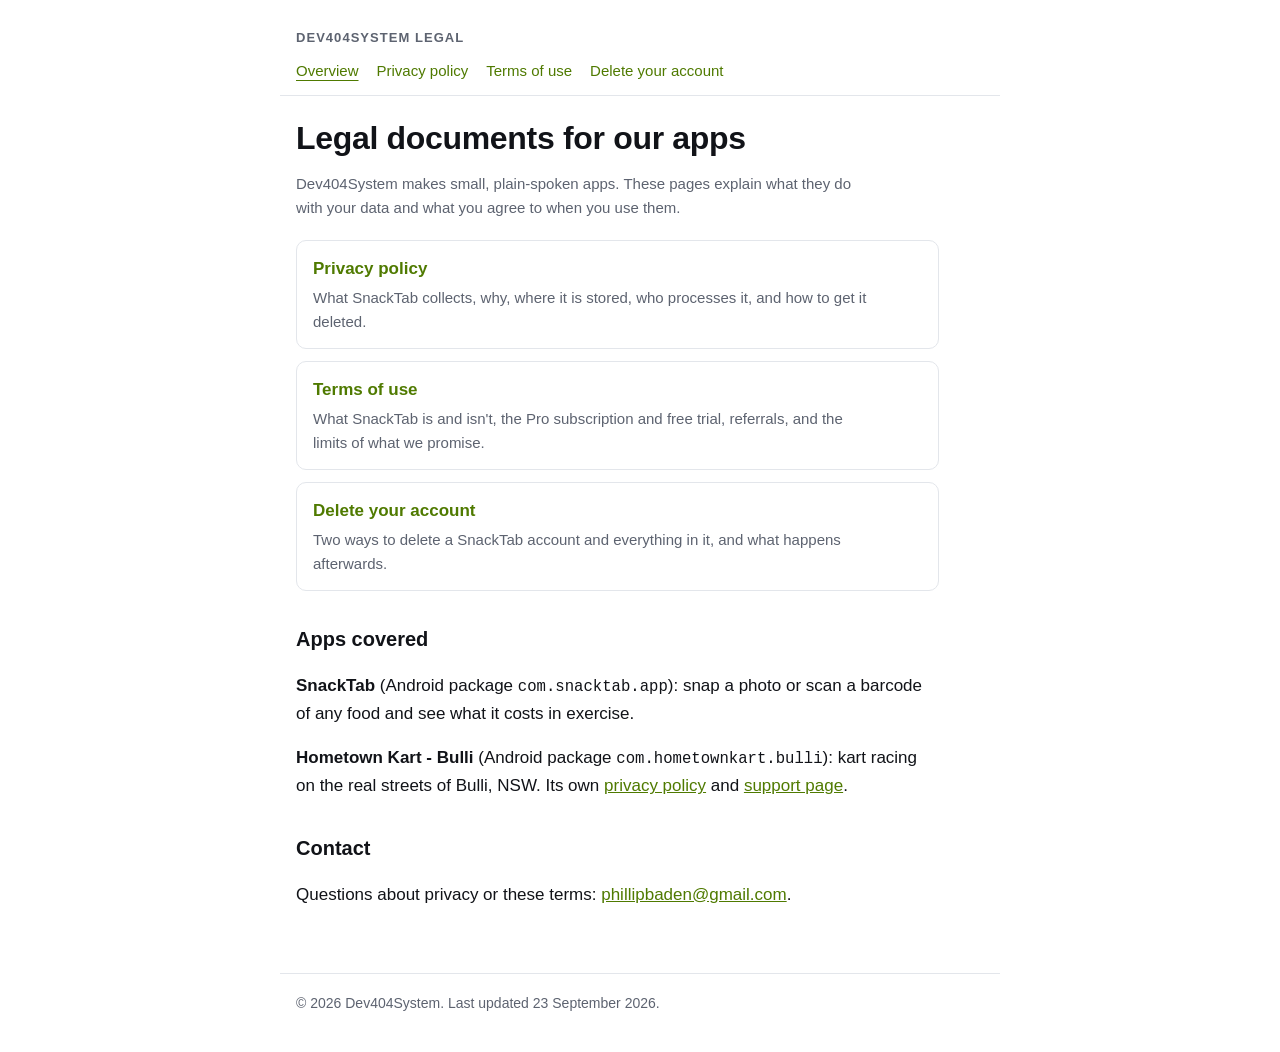
<file: index.html>
<!doctype html>
<html lang="en">
<head>
  <meta charset="utf-8">
  <meta name="viewport" content="width=device-width, initial-scale=1">
  <title>Dev404System Legal</title>
  <meta name="description" content="Privacy policy, terms of use and account deletion for apps made by Dev404System, including SnackTab.">
  <link rel="stylesheet" href="style.css">
</head>
<body>
  <header>
    <div class="brand"><a href="./">Dev404System Legal</a></div>
    <nav>
      <a href="./" aria-current="page">Overview</a>
      <a href="privacy.html">Privacy policy</a>
      <a href="terms.html">Terms of use</a>
      <a href="delete-account.html">Delete your account</a>
    </nav>
  </header>
  <main>
    <h1>Legal documents for our apps</h1>
    <p class="meta">Dev404System makes small, plain-spoken apps. These pages explain what they do with your data and what you agree to when you use them.</p>

    <ul class="cards">
      <li>
        <a href="privacy.html">Privacy policy</a>
        <p>What SnackTab collects, why, where it is stored, who processes it, and how to get it deleted.</p>
      </li>
      <li>
        <a href="terms.html">Terms of use</a>
        <p>What SnackTab is and isn't, the Pro subscription and free trial, referrals, and the limits of what we promise.</p>
      </li>
      <li>
        <a href="delete-account.html">Delete your account</a>
        <p>Two ways to delete a SnackTab account and everything in it, and what happens afterwards.</p>
      </li>
    </ul>

    <h2>Apps covered</h2>
    <p><strong>SnackTab</strong> (Android package <code>com.snacktab.app</code>): snap a photo or scan a barcode of any food and see what it costs in exercise.</p>
    <p><strong>Hometown Kart - Bulli</strong> (Android package <code>com.hometownkart.bulli</code>): kart racing on the real streets of Bulli, NSW. Its own <a href="hometown-kart/privacy.html">privacy policy</a> and <a href="hometown-kart/">support page</a>.</p>

    <h2>Contact</h2>
    <p>Questions about privacy or these terms: <a href="mailto:phillipbaden@gmail.com">phillipbaden@gmail.com</a>.</p>
  </main>
  <footer>© 2026 Dev404System. Last updated 23 September 2026.</footer>
</body>
</html>
</file>
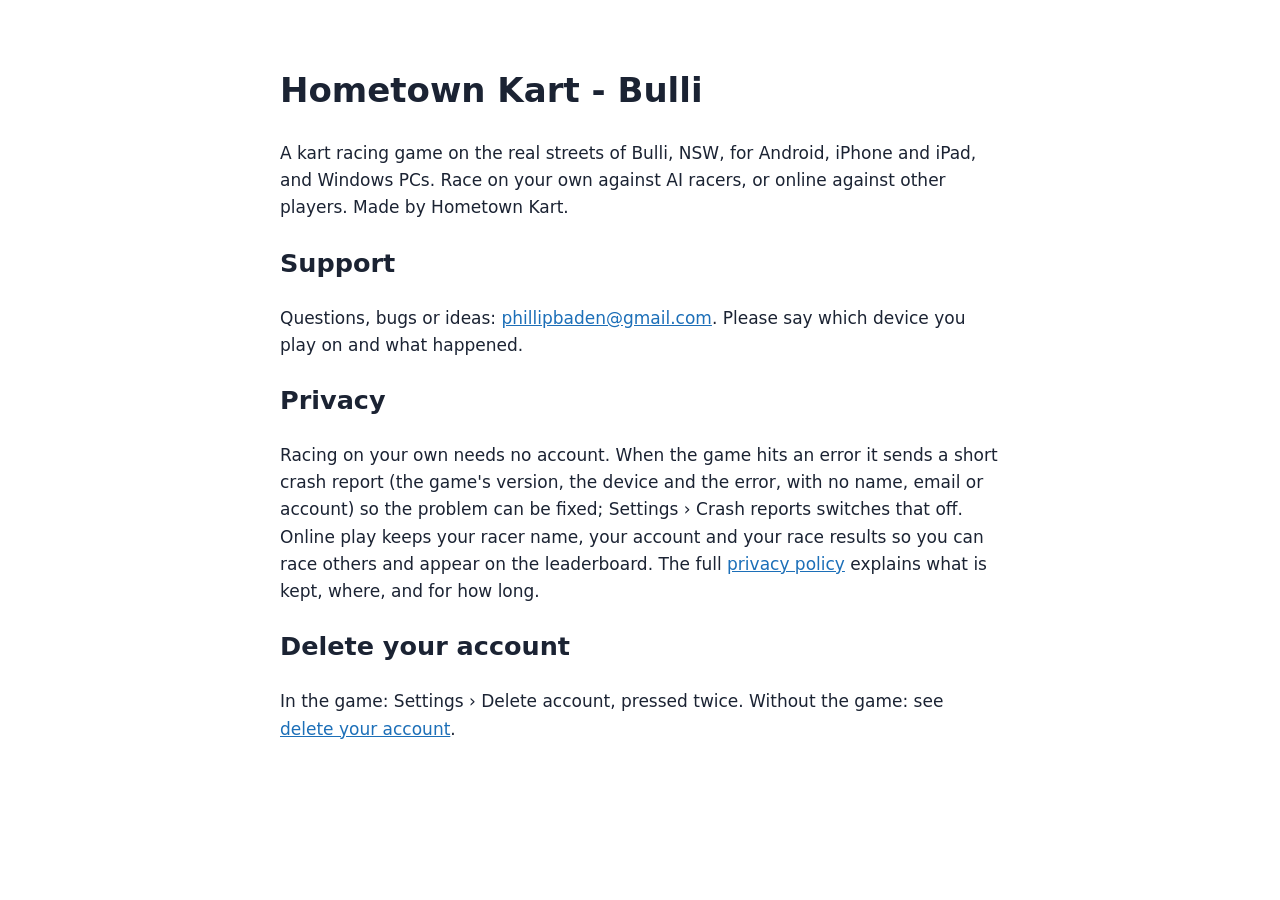
<file: hometown-kart/index.html>
<!doctype html>
<html lang="en">
<head>
<meta charset="utf-8"><meta name="viewport" content="width=device-width, initial-scale=1">
<title>Hometown Kart - Bulli: support</title>
<style>body{margin:0;font:17px/1.6 system-ui,-apple-system,"Segoe UI",Roboto,sans-serif;color:#1b2333;background:#fff}
main{max-width:720px;margin:0 auto;padding:40px 20px}a{color:#1c6fb8}@media(prefers-color-scheme:dark){body{background:#11161f;color:#e6ebf3}a{color:#6db3f2}}</style>
</head>
<body><main>
<h1>Hometown Kart - Bulli</h1>
<p>A kart racing game on the real streets of Bulli, NSW, for Android, iPhone and iPad, and Windows PCs. Race on your own against AI racers, or online against other players. Made by Hometown Kart.</p>
<h2>Support</h2>
<p>Questions, bugs or ideas: <a href="mailto:phillipbaden@gmail.com">phillipbaden@gmail.com</a>. Please say which device you play on and what happened.</p>
<h2>Privacy</h2>
<p>Racing on your own needs no account. When the game hits an error it sends a short crash report (the game's version, the device and the error, with no name, email or account) so the problem can be fixed; Settings › Crash reports switches that off. Online play keeps your racer name, your account and your race results so you can race others and appear on the leaderboard. The full <a href="privacy.html">privacy policy</a> explains what is kept, where, and for how long.</p>
<h2>Delete your account</h2>
<p>In the game: Settings › Delete account, pressed twice. Without the game: see <a href="delete-account.html">delete your account</a>.</p>
</main></body></html>
</file>
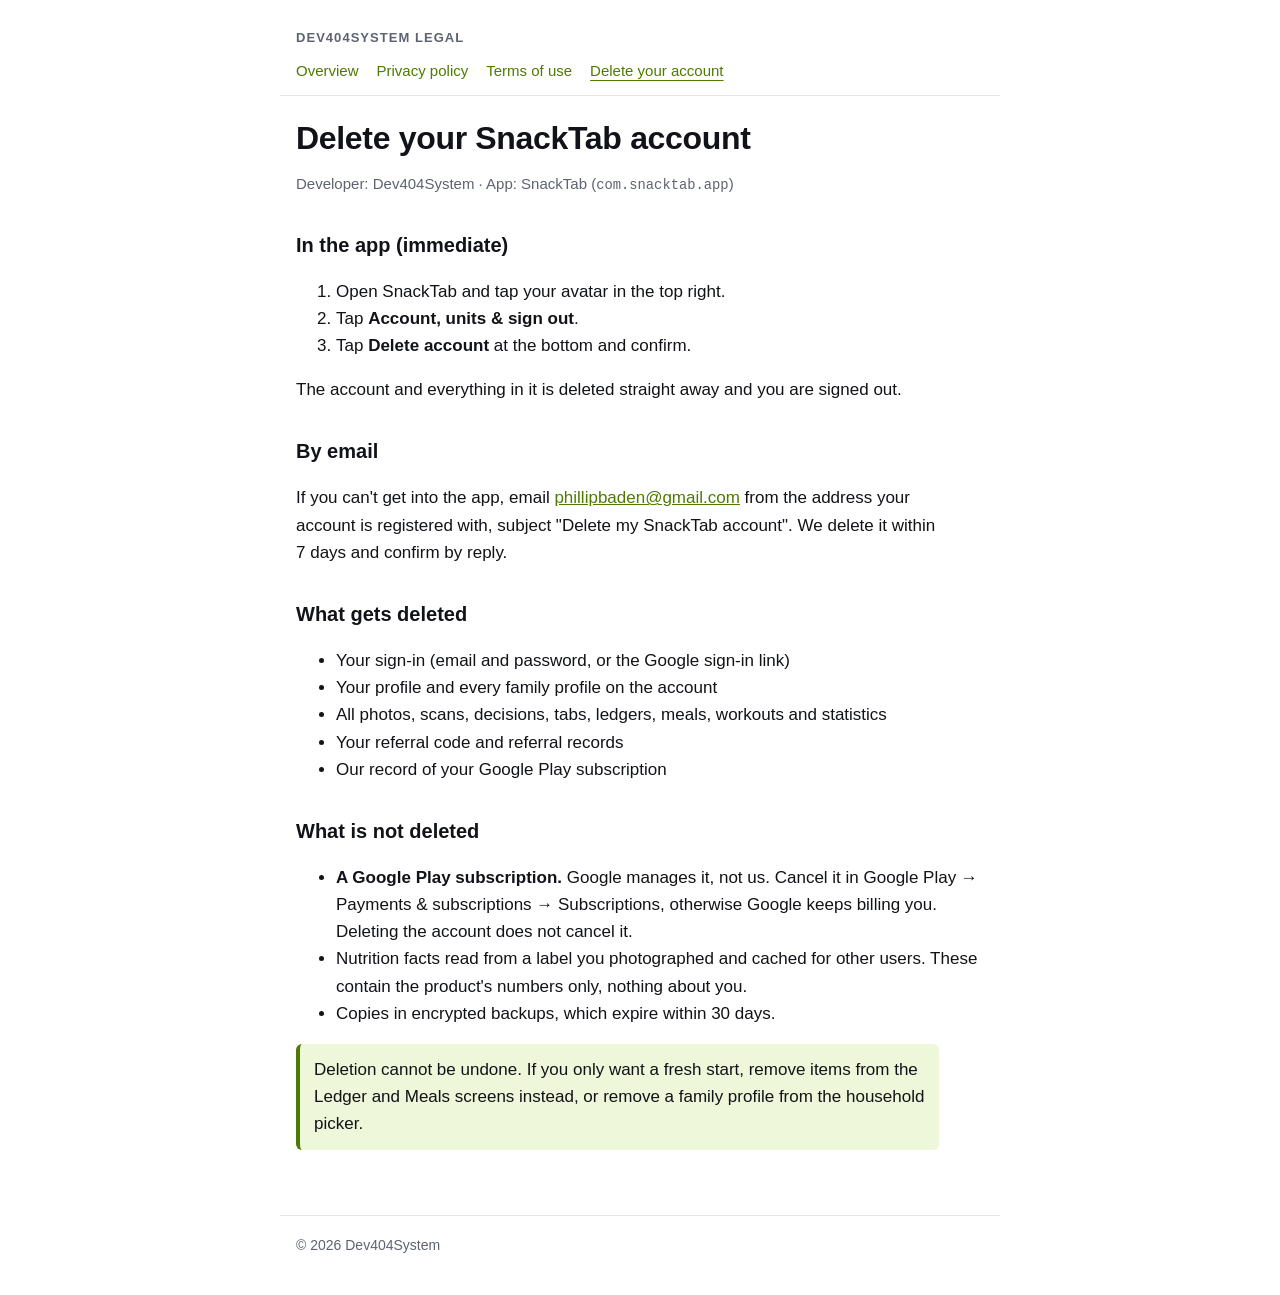
<file: delete-account.html>
<!doctype html>
<html lang="en">
<head>
  <meta charset="utf-8">
  <meta name="viewport" content="width=device-width, initial-scale=1">
  <title>Delete your SnackTab account · Dev404System Legal</title>
  <meta name="description" content="How to delete your SnackTab account and all of its data.">
  <link rel="stylesheet" href="style.css">
</head>
<body>
  <header>
    <div class="brand"><a href="./">Dev404System Legal</a></div>
    <nav>
      <a href="./">Overview</a>
      <a href="privacy.html">Privacy policy</a>
      <a href="terms.html">Terms of use</a>
      <a href="delete-account.html" aria-current="page">Delete your account</a>
    </nav>
  </header>
  <main>
    <h1>Delete your SnackTab account</h1>
    <p class="meta">Developer: Dev404System · App: SnackTab (<code>com.snacktab.app</code>)</p>

    <h2>In the app (immediate)</h2>
    <ol>
      <li>Open SnackTab and tap your avatar in the top right.</li>
      <li>Tap <strong>Account, units &amp; sign out</strong>.</li>
      <li>Tap <strong>Delete account</strong> at the bottom and confirm.</li>
    </ol>
    <p>The account and everything in it is deleted straight away and you are signed out.</p>

    <h2>By email</h2>
    <p>If you can't get into the app, email <a href="mailto:phillipbaden@gmail.com?subject=Delete%20my%20SnackTab%20account">phillipbaden@gmail.com</a> from the address your account is registered with, subject "Delete my SnackTab account". We delete it within 7 days and confirm by reply.</p>

    <h2>What gets deleted</h2>
    <ul>
      <li>Your sign-in (email and password, or the Google sign-in link)</li>
      <li>Your profile and every family profile on the account</li>
      <li>All photos, scans, decisions, tabs, ledgers, meals, workouts and statistics</li>
      <li>Your referral code and referral records</li>
      <li>Our record of your Google Play subscription</li>
    </ul>

    <h2>What is not deleted</h2>
    <ul>
      <li><strong>A Google Play subscription.</strong> Google manages it, not us. Cancel it in Google Play → Payments &amp; subscriptions → Subscriptions, otherwise Google keeps billing you. Deleting the account does not cancel it.</li>
      <li>Nutrition facts read from a label you photographed and cached for other users. These contain the product's numbers only, nothing about you.</li>
      <li>Copies in encrypted backups, which expire within 30 days.</li>
    </ul>

    <p class="note">Deletion cannot be undone. If you only want a fresh start, remove items from the Ledger and Meals screens instead, or remove a family profile from the household picker.</p>
  </main>
  <footer>© 2026 Dev404System</footer>
</body>
</html>
</file>
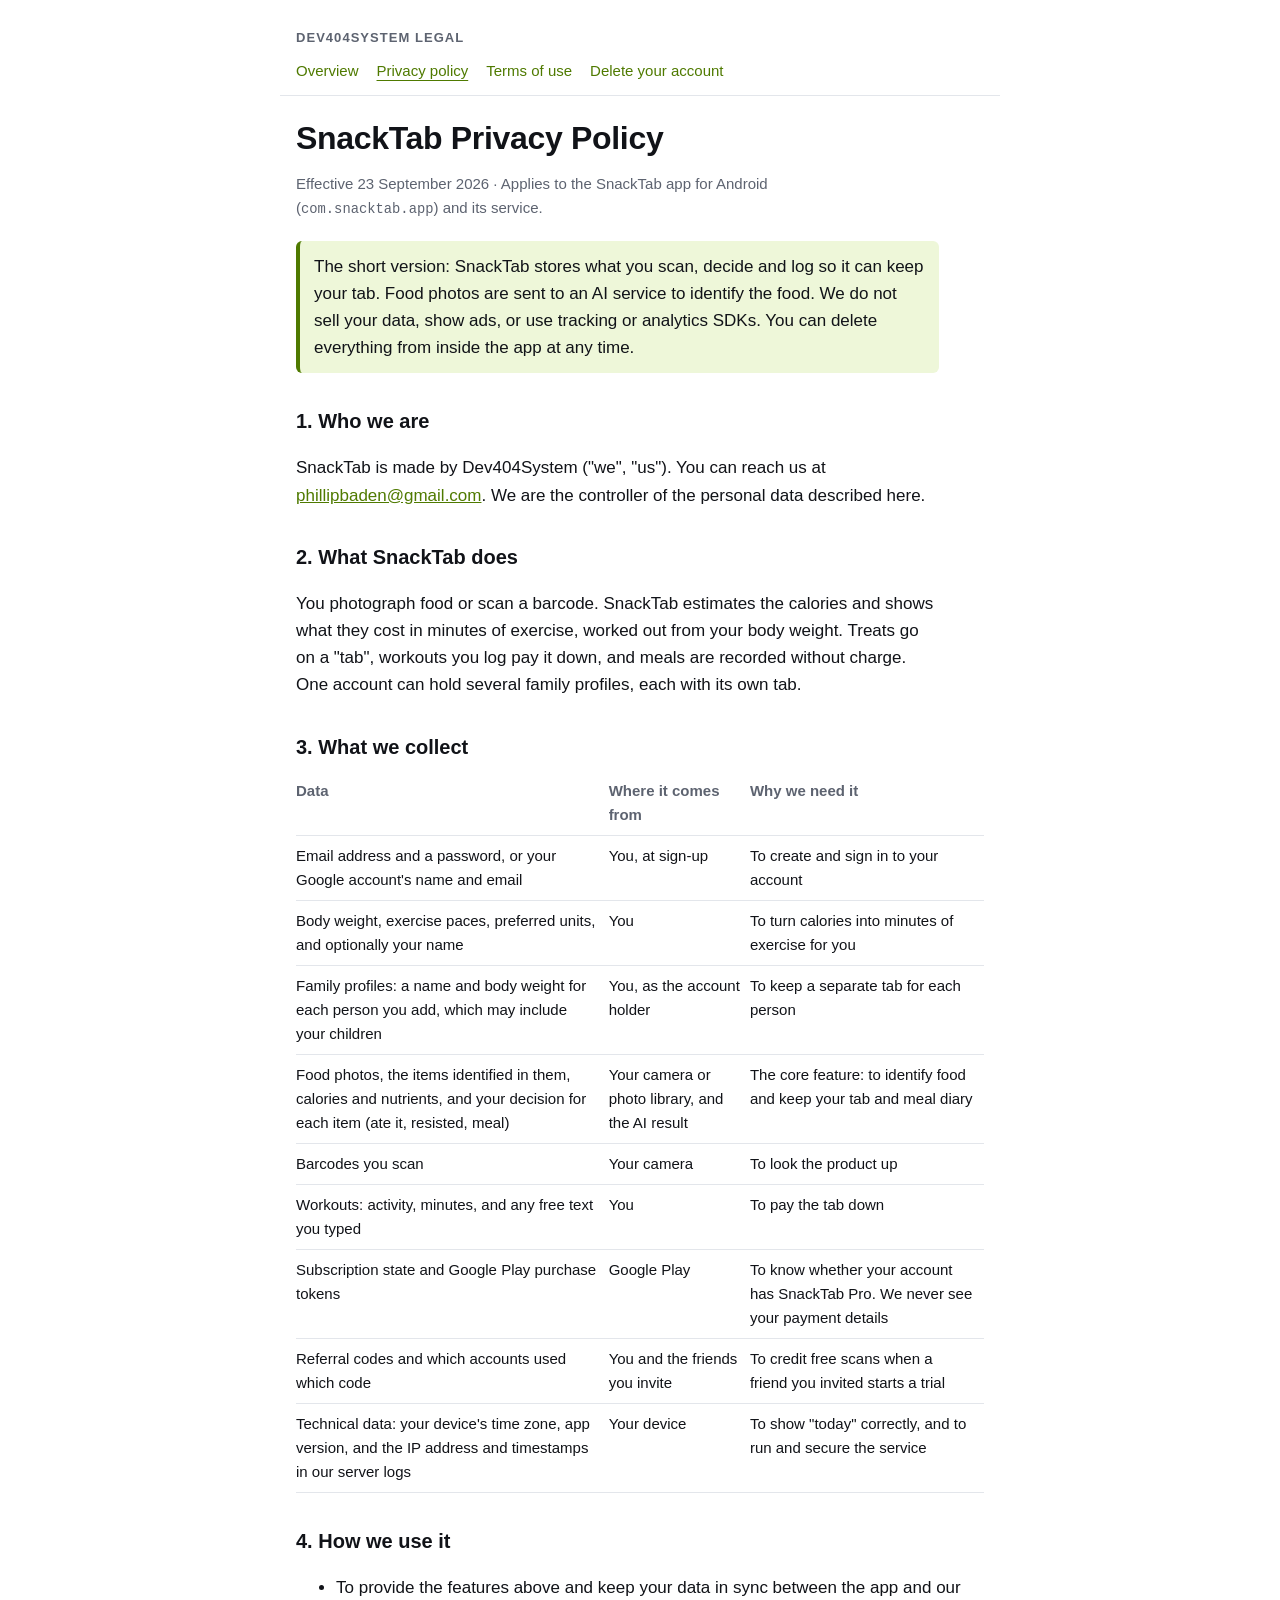
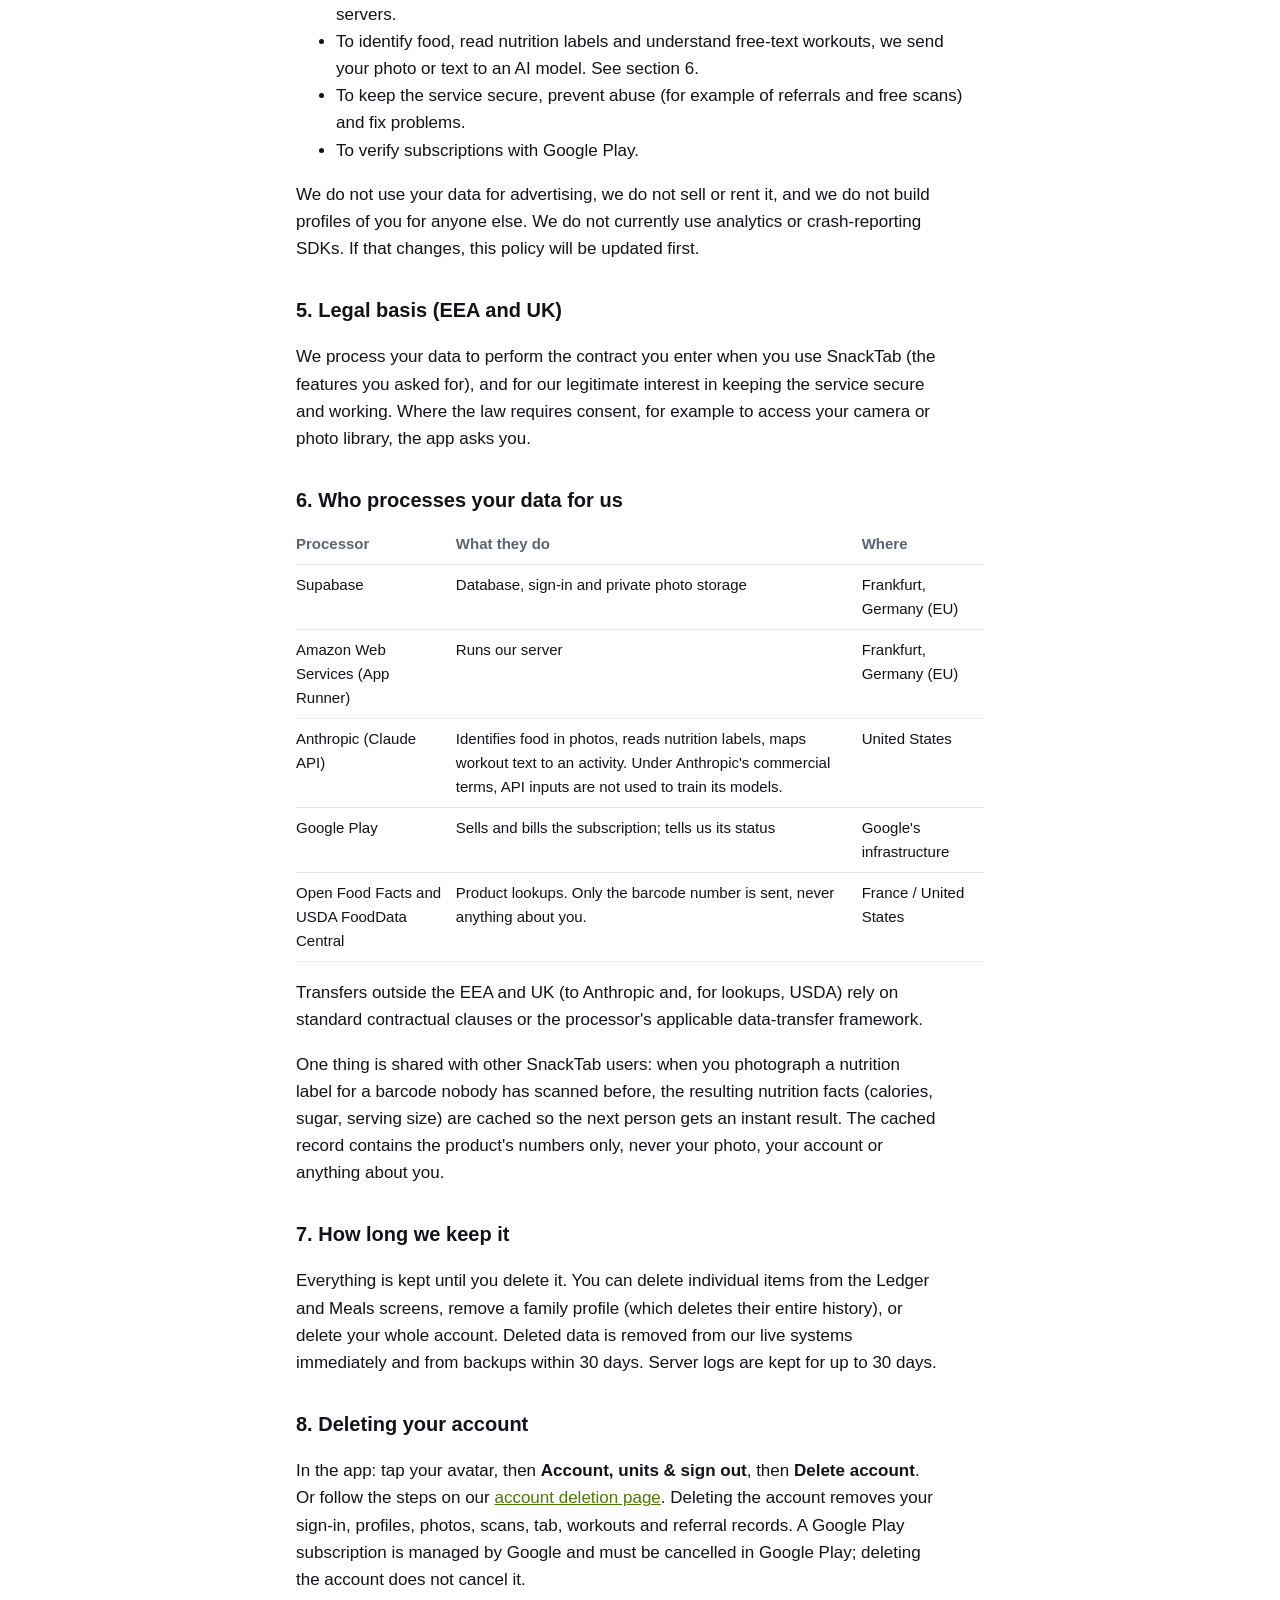
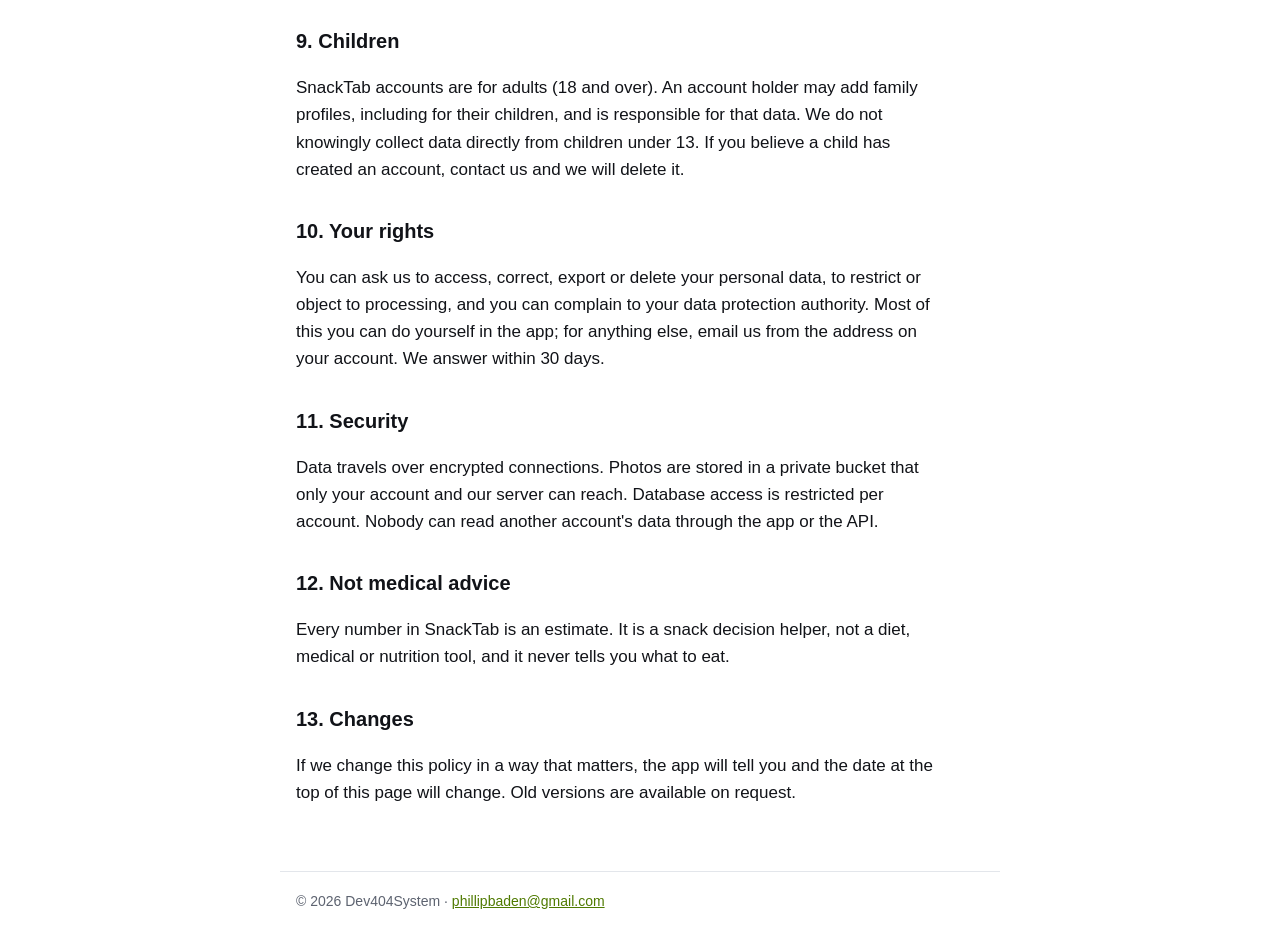
<file: privacy.html>
<!doctype html>
<html lang="en">
<head>
  <meta charset="utf-8">
  <meta name="viewport" content="width=device-width, initial-scale=1">
  <title>SnackTab Privacy Policy · Dev404System Legal</title>
  <meta name="description" content="How SnackTab by Dev404System collects, uses, stores and deletes your data.">
  <link rel="stylesheet" href="style.css">
</head>
<body>
  <header>
    <div class="brand"><a href="./">Dev404System Legal</a></div>
    <nav>
      <a href="./">Overview</a>
      <a href="privacy.html" aria-current="page">Privacy policy</a>
      <a href="terms.html">Terms of use</a>
      <a href="delete-account.html">Delete your account</a>
    </nav>
  </header>
  <main>
    <h1>SnackTab Privacy Policy</h1>
    <p class="meta">Effective 23 September 2026 · Applies to the SnackTab app for Android (<code>com.snacktab.app</code>) and its service.</p>

    <p class="note">The short version: SnackTab stores what you scan, decide and log so it can keep your tab. Food photos are sent to an AI service to identify the food. We do not sell your data, show ads, or use tracking or analytics SDKs. You can delete everything from inside the app at any time.</p>

    <h2>1. Who we are</h2>
    <p>SnackTab is made by Dev404System ("we", "us"). You can reach us at <a href="mailto:phillipbaden@gmail.com">phillipbaden@gmail.com</a>. We are the controller of the personal data described here.</p>

    <h2>2. What SnackTab does</h2>
    <p>You photograph food or scan a barcode. SnackTab estimates the calories and shows what they cost in minutes of exercise, worked out from your body weight. Treats go on a "tab", workouts you log pay it down, and meals are recorded without charge. One account can hold several family profiles, each with its own tab.</p>

    <h2>3. What we collect</h2>
    <table>
      <tr><th>Data</th><th>Where it comes from</th><th>Why we need it</th></tr>
      <tr><td>Email address and a password, or your Google account's name and email</td><td>You, at sign-up</td><td>To create and sign in to your account</td></tr>
      <tr><td>Body weight, exercise paces, preferred units, and optionally your name</td><td>You</td><td>To turn calories into minutes of exercise for you</td></tr>
      <tr><td>Family profiles: a name and body weight for each person you add, which may include your children</td><td>You, as the account holder</td><td>To keep a separate tab for each person</td></tr>
      <tr><td>Food photos, the items identified in them, calories and nutrients, and your decision for each item (ate it, resisted, meal)</td><td>Your camera or photo library, and the AI result</td><td>The core feature: to identify food and keep your tab and meal diary</td></tr>
      <tr><td>Barcodes you scan</td><td>Your camera</td><td>To look the product up</td></tr>
      <tr><td>Workouts: activity, minutes, and any free text you typed</td><td>You</td><td>To pay the tab down</td></tr>
      <tr><td>Subscription state and Google Play purchase tokens</td><td>Google Play</td><td>To know whether your account has SnackTab Pro. We never see your payment details</td></tr>
      <tr><td>Referral codes and which accounts used which code</td><td>You and the friends you invite</td><td>To credit free scans when a friend you invited starts a trial</td></tr>
      <tr><td>Technical data: your device's time zone, app version, and the IP address and timestamps in our server logs</td><td>Your device</td><td>To show "today" correctly, and to run and secure the service</td></tr>
    </table>

    <h2>4. How we use it</h2>
    <ul>
      <li>To provide the features above and keep your data in sync between the app and our servers.</li>
      <li>To identify food, read nutrition labels and understand free-text workouts, we send your photo or text to an AI model. See section 6.</li>
      <li>To keep the service secure, prevent abuse (for example of referrals and free scans) and fix problems.</li>
      <li>To verify subscriptions with Google Play.</li>
    </ul>
    <p>We do not use your data for advertising, we do not sell or rent it, and we do not build profiles of you for anyone else. We do not currently use analytics or crash-reporting SDKs. If that changes, this policy will be updated first.</p>

    <h2>5. Legal basis (EEA and UK)</h2>
    <p>We process your data to perform the contract you enter when you use SnackTab (the features you asked for), and for our legitimate interest in keeping the service secure and working. Where the law requires consent, for example to access your camera or photo library, the app asks you.</p>

    <h2>6. Who processes your data for us</h2>
    <table>
      <tr><th>Processor</th><th>What they do</th><th>Where</th></tr>
      <tr><td>Supabase</td><td>Database, sign-in and private photo storage</td><td>Frankfurt, Germany (EU)</td></tr>
      <tr><td>Amazon Web Services (App Runner)</td><td>Runs our server</td><td>Frankfurt, Germany (EU)</td></tr>
      <tr><td>Anthropic (Claude API)</td><td>Identifies food in photos, reads nutrition labels, maps workout text to an activity. Under Anthropic's commercial terms, API inputs are not used to train its models.</td><td>United States</td></tr>
      <tr><td>Google Play</td><td>Sells and bills the subscription; tells us its status</td><td>Google's infrastructure</td></tr>
      <tr><td>Open Food Facts and USDA FoodData Central</td><td>Product lookups. Only the barcode number is sent, never anything about you.</td><td>France / United States</td></tr>
    </table>
    <p>Transfers outside the EEA and UK (to Anthropic and, for lookups, USDA) rely on standard contractual clauses or the processor's applicable data-transfer framework.</p>
    <p>One thing is shared with other SnackTab users: when you photograph a nutrition label for a barcode nobody has scanned before, the resulting nutrition facts (calories, sugar, serving size) are cached so the next person gets an instant result. The cached record contains the product's numbers only, never your photo, your account or anything about you.</p>

    <h2>7. How long we keep it</h2>
    <p>Everything is kept until you delete it. You can delete individual items from the Ledger and Meals screens, remove a family profile (which deletes their entire history), or delete your whole account. Deleted data is removed from our live systems immediately and from backups within 30 days. Server logs are kept for up to 30 days.</p>

    <h2>8. Deleting your account</h2>
    <p>In the app: tap your avatar, then <strong>Account, units &amp; sign out</strong>, then <strong>Delete account</strong>. Or follow the steps on our <a href="delete-account.html">account deletion page</a>. Deleting the account removes your sign-in, profiles, photos, scans, tab, workouts and referral records. A Google Play subscription is managed by Google and must be cancelled in Google Play; deleting the account does not cancel it.</p>

    <h2>9. Children</h2>
    <p>SnackTab accounts are for adults (18 and over). An account holder may add family profiles, including for their children, and is responsible for that data. We do not knowingly collect data directly from children under 13. If you believe a child has created an account, contact us and we will delete it.</p>

    <h2>10. Your rights</h2>
    <p>You can ask us to access, correct, export or delete your personal data, to restrict or object to processing, and you can complain to your data protection authority. Most of this you can do yourself in the app; for anything else, email us from the address on your account. We answer within 30 days.</p>

    <h2>11. Security</h2>
    <p>Data travels over encrypted connections. Photos are stored in a private bucket that only your account and our server can reach. Database access is restricted per account. Nobody can read another account's data through the app or the API.</p>

    <h2>12. Not medical advice</h2>
    <p>Every number in SnackTab is an estimate. It is a snack decision helper, not a diet, medical or nutrition tool, and it never tells you what to eat.</p>

    <h2>13. Changes</h2>
    <p>If we change this policy in a way that matters, the app will tell you and the date at the top of this page will change. Old versions are available on request.</p>
  </main>
  <footer>© 2026 Dev404System · <a href="mailto:phillipbaden@gmail.com">phillipbaden@gmail.com</a></footer>
</body>
</html>
</file>
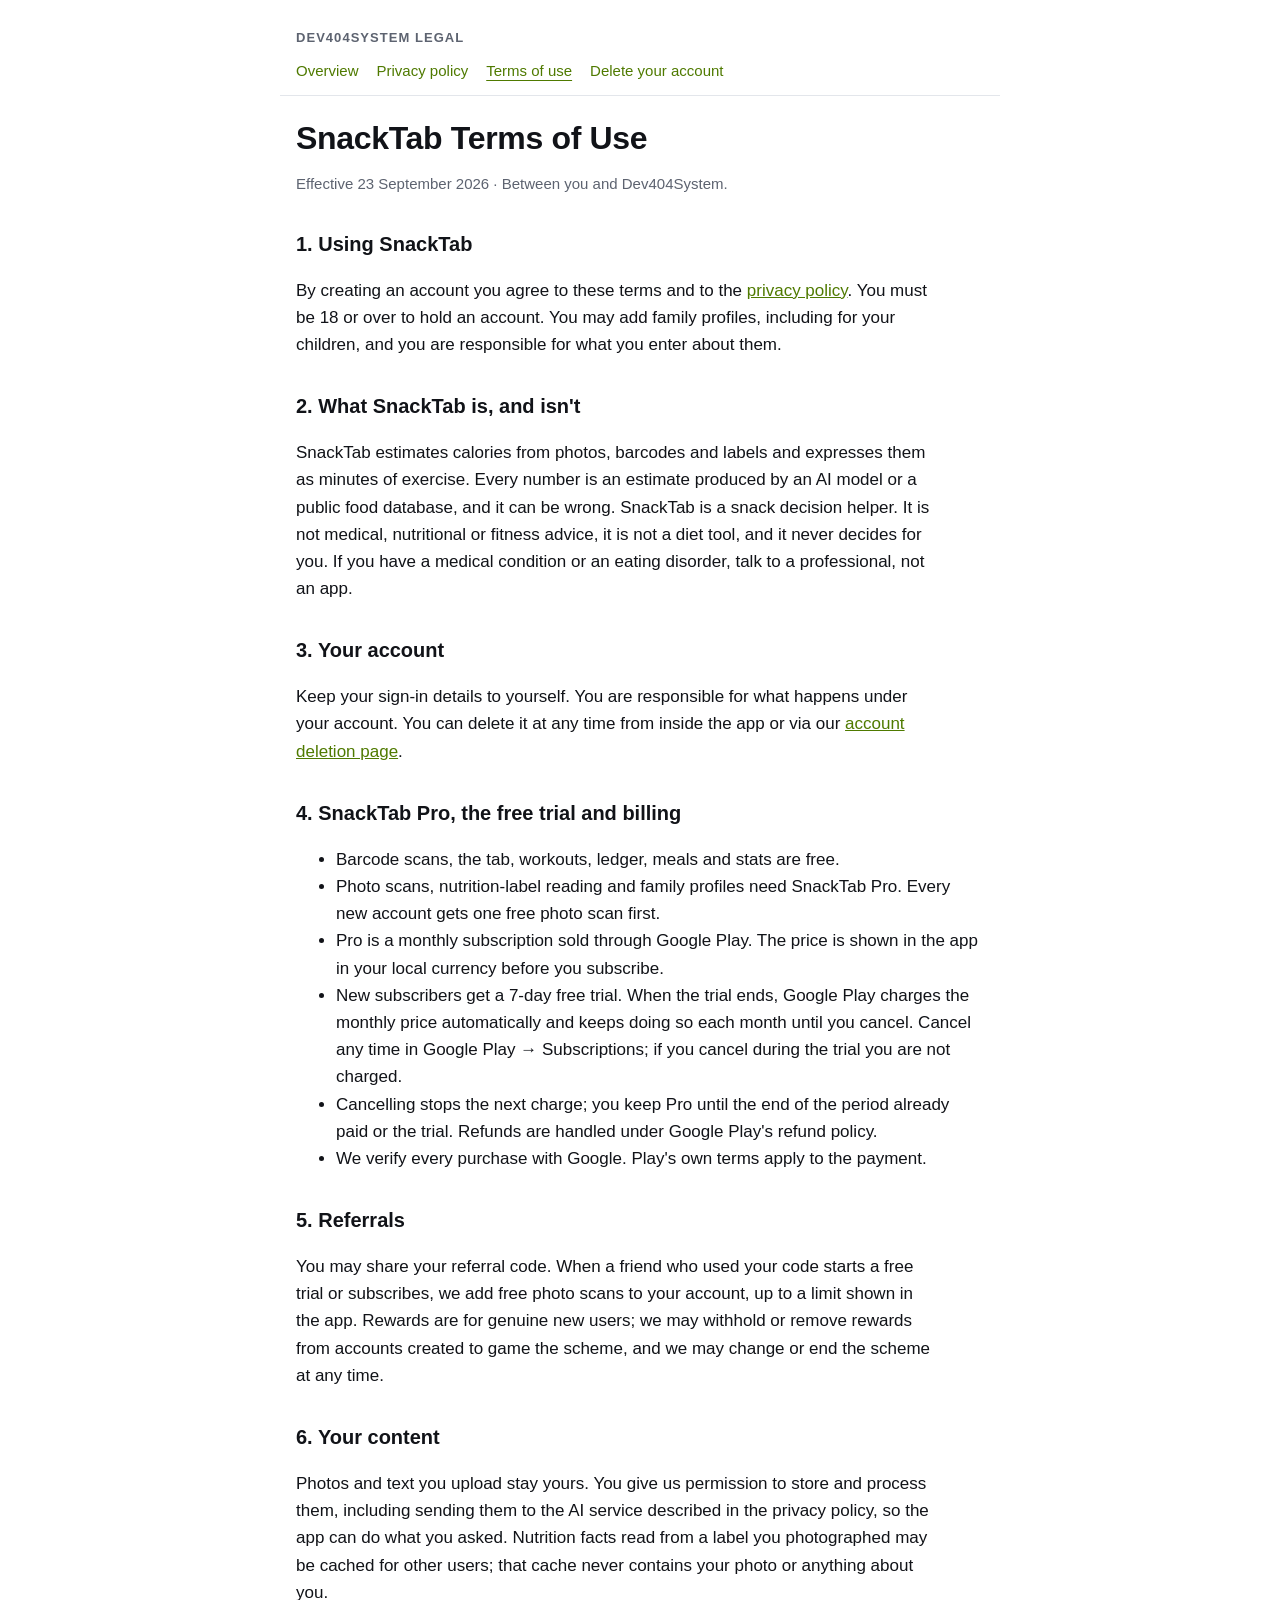
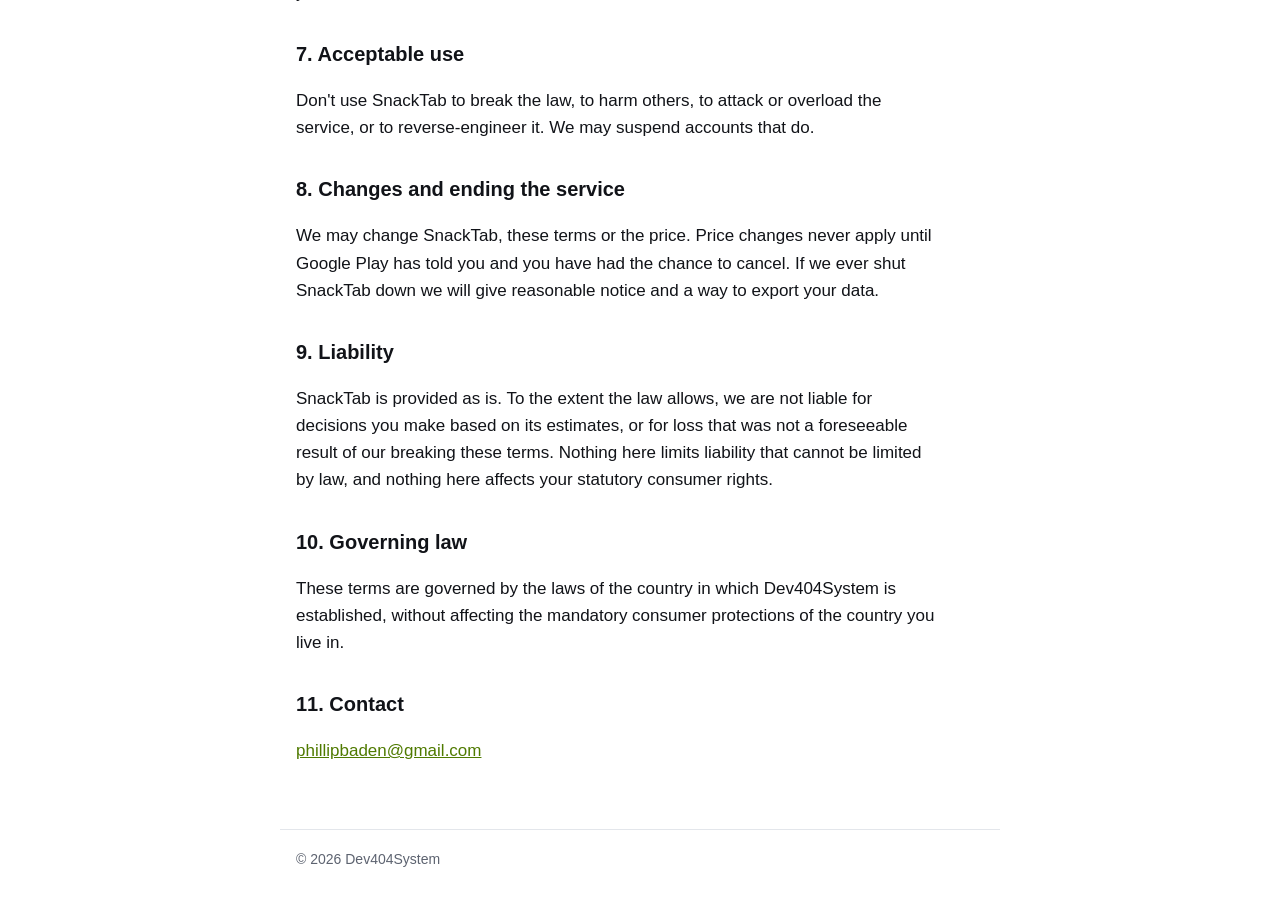
<file: terms.html>
<!doctype html>
<html lang="en">
<head>
  <meta charset="utf-8">
  <meta name="viewport" content="width=device-width, initial-scale=1">
  <title>SnackTab Terms of Use · Dev404System Legal</title>
  <meta name="description" content="Terms of use for SnackTab by Dev404System, including the Pro subscription and free trial.">
  <link rel="stylesheet" href="style.css">
</head>
<body>
  <header>
    <div class="brand"><a href="./">Dev404System Legal</a></div>
    <nav>
      <a href="./">Overview</a>
      <a href="privacy.html">Privacy policy</a>
      <a href="terms.html" aria-current="page">Terms of use</a>
      <a href="delete-account.html">Delete your account</a>
    </nav>
  </header>
  <main>
    <h1>SnackTab Terms of Use</h1>
    <p class="meta">Effective 23 September 2026 · Between you and Dev404System.</p>

    <h2>1. Using SnackTab</h2>
    <p>By creating an account you agree to these terms and to the <a href="privacy.html">privacy policy</a>. You must be 18 or over to hold an account. You may add family profiles, including for your children, and you are responsible for what you enter about them.</p>

    <h2>2. What SnackTab is, and isn't</h2>
    <p>SnackTab estimates calories from photos, barcodes and labels and expresses them as minutes of exercise. Every number is an estimate produced by an AI model or a public food database, and it can be wrong. SnackTab is a snack decision helper. It is not medical, nutritional or fitness advice, it is not a diet tool, and it never decides for you. If you have a medical condition or an eating disorder, talk to a professional, not an app.</p>

    <h2>3. Your account</h2>
    <p>Keep your sign-in details to yourself. You are responsible for what happens under your account. You can delete it at any time from inside the app or via our <a href="delete-account.html">account deletion page</a>.</p>

    <h2>4. SnackTab Pro, the free trial and billing</h2>
    <ul>
      <li>Barcode scans, the tab, workouts, ledger, meals and stats are free.</li>
      <li>Photo scans, nutrition-label reading and family profiles need SnackTab Pro. Every new account gets one free photo scan first.</li>
      <li>Pro is a monthly subscription sold through Google Play. The price is shown in the app in your local currency before you subscribe.</li>
      <li>New subscribers get a 7-day free trial. When the trial ends, Google Play charges the monthly price automatically and keeps doing so each month until you cancel. Cancel any time in Google Play → Subscriptions; if you cancel during the trial you are not charged.</li>
      <li>Cancelling stops the next charge; you keep Pro until the end of the period already paid or the trial. Refunds are handled under Google Play's refund policy.</li>
      <li>We verify every purchase with Google. Play's own terms apply to the payment.</li>
    </ul>

    <h2>5. Referrals</h2>
    <p>You may share your referral code. When a friend who used your code starts a free trial or subscribes, we add free photo scans to your account, up to a limit shown in the app. Rewards are for genuine new users; we may withhold or remove rewards from accounts created to game the scheme, and we may change or end the scheme at any time.</p>

    <h2>6. Your content</h2>
    <p>Photos and text you upload stay yours. You give us permission to store and process them, including sending them to the AI service described in the privacy policy, so the app can do what you asked. Nutrition facts read from a label you photographed may be cached for other users; that cache never contains your photo or anything about you.</p>

    <h2>7. Acceptable use</h2>
    <p>Don't use SnackTab to break the law, to harm others, to attack or overload the service, or to reverse-engineer it. We may suspend accounts that do.</p>

    <h2>8. Changes and ending the service</h2>
    <p>We may change SnackTab, these terms or the price. Price changes never apply until Google Play has told you and you have had the chance to cancel. If we ever shut SnackTab down we will give reasonable notice and a way to export your data.</p>

    <h2>9. Liability</h2>
    <p>SnackTab is provided as is. To the extent the law allows, we are not liable for decisions you make based on its estimates, or for loss that was not a foreseeable result of our breaking these terms. Nothing here limits liability that cannot be limited by law, and nothing here affects your statutory consumer rights.</p>

    <h2>10. Governing law</h2>
    <p>These terms are governed by the laws of the country in which Dev404System is established, without affecting the mandatory consumer protections of the country you live in.</p>

    <h2>11. Contact</h2>
    <p><a href="mailto:phillipbaden@gmail.com">phillipbaden@gmail.com</a></p>
  </main>
  <footer>© 2026 Dev404System</footer>
</body>
</html>
</file>
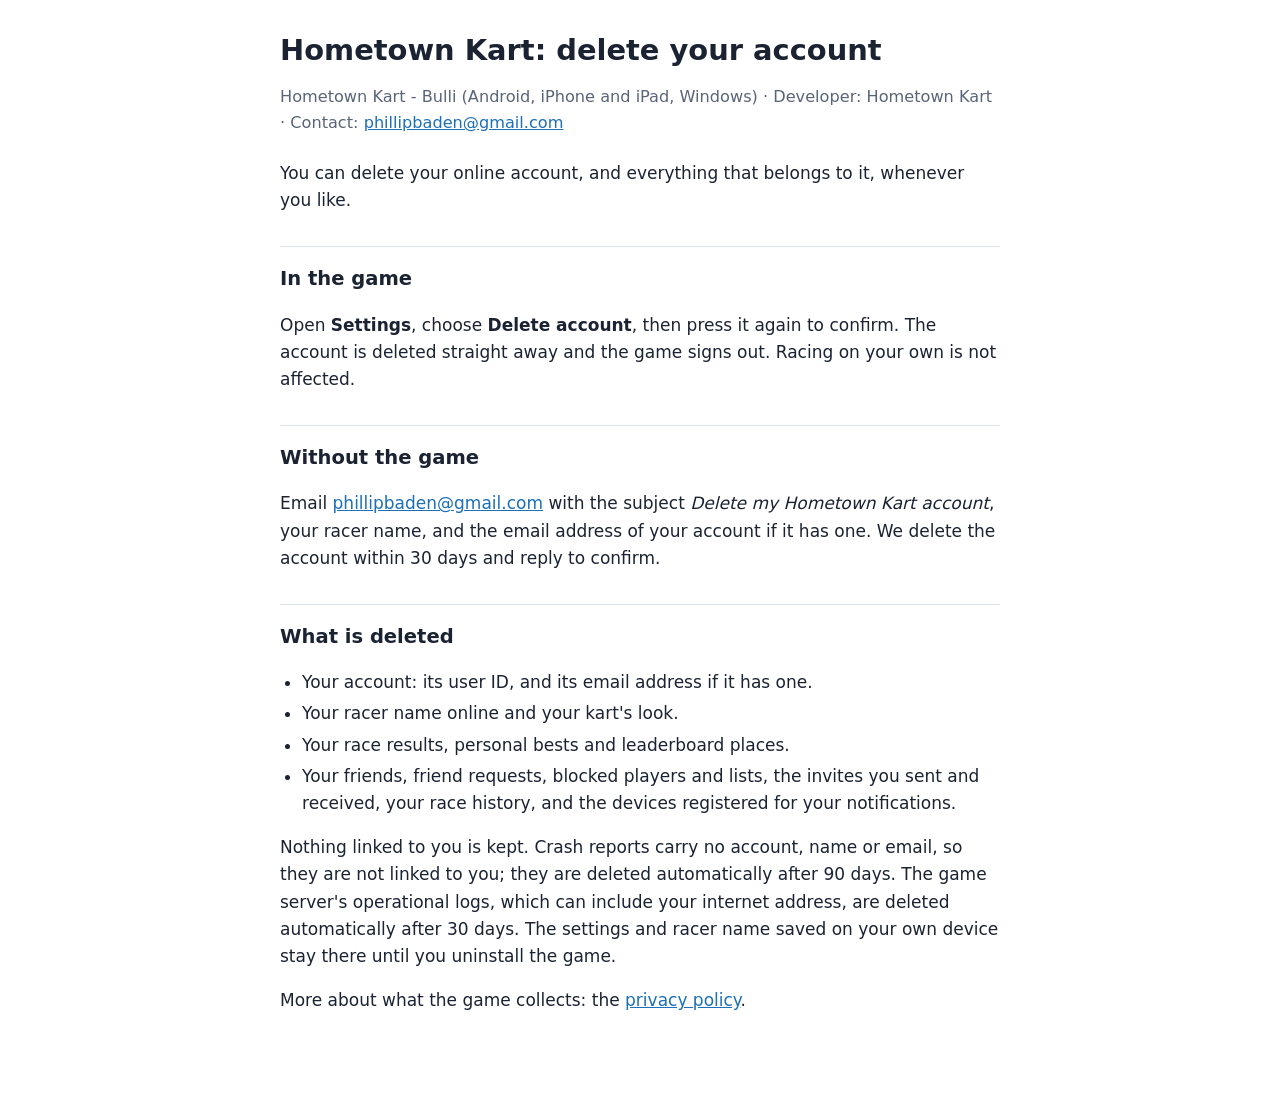
<file: hometown-kart/delete-account.html>
<!doctype html>
<html lang="en">
<head>
<meta charset="utf-8">
<meta name="viewport" content="width=device-width, initial-scale=1">
<title>Hometown Kart: delete your account</title>
<style>
  :root { --bg: #ffffff; --text: #1b2333; --muted: #5a6478; --accent: #1c6fb8; --rule: #dde3ec; }
  @media (prefers-color-scheme: dark) { :root { --bg: #11161f; --text: #e6ebf3; --muted: #9aa6b8; --accent: #6db3f2; --rule: #2a3342; } }
  body { margin: 0; background: var(--bg); color: var(--text); font: 17px/1.6 system-ui, -apple-system, "Segoe UI", Roboto, sans-serif; }
  main { max-width: 720px; margin: 0 auto; padding: 32px 16px 64px; }
  h1 { font-size: 1.7em; line-height: 1.25; margin: 0 0 8px; }
  h2 { font-size: 1.15em; margin: 32px 0 8px; padding-top: 16px; border-top: 1px solid var(--rule); }
  .meta { color: var(--muted); font-size: 0.95em; margin-bottom: 24px; }
  a { color: var(--accent); }
  ul { padding-left: 1.3em; }
  li { margin: 4px 0; }
</style>
</head>
<body>
<main>
  <h1>Hometown Kart: delete your account</h1>
  <p class="meta">Hometown Kart - Bulli (Android, iPhone and iPad, Windows) · Developer: Hometown Kart ·
    Contact: <a href="mailto:phillipbaden@gmail.com">phillipbaden@gmail.com</a></p>
  <p>You can delete your online account, and everything that belongs to it, whenever you like.</p>

  <h2>In the game</h2>
  <p>Open <strong>Settings</strong>, choose <strong>Delete account</strong>, then press it again to confirm. The account is
    deleted straight away and the game signs out. Racing on your own is not affected.</p>

  <h2>Without the game</h2>
  <p>Email <a href="mailto:phillipbaden@gmail.com?subject=Delete%20my%20Hometown%20Kart%20account">phillipbaden@gmail.com</a>
    with the subject <em>Delete my Hometown Kart account</em>, your racer name, and the email address of your account if it
    has one. We delete the account within 30 days and reply to confirm.</p>

  <h2>What is deleted</h2>
  <ul>
    <li>Your account: its user ID, and its email address if it has one.</li>
    <li>Your racer name online and your kart's look.</li>
    <li>Your race results, personal bests and leaderboard places.</li>
    <li>Your friends, friend requests, blocked players and lists, the invites you sent and received, your race history, and the devices registered for your notifications.</li>
  </ul>
  <p>Nothing linked to you is kept. Crash reports carry no account, name or email, so they are not linked to you; they are
    deleted automatically after 90 days. The game server's operational logs, which can include your internet address, are
    deleted automatically after 30 days. The settings and racer name saved on your own device stay there until you
    uninstall the game.</p>

  <p>More about what the game collects: the <a href="privacy.html">privacy policy</a>.</p>
</main>
</body>
</html>
</file>
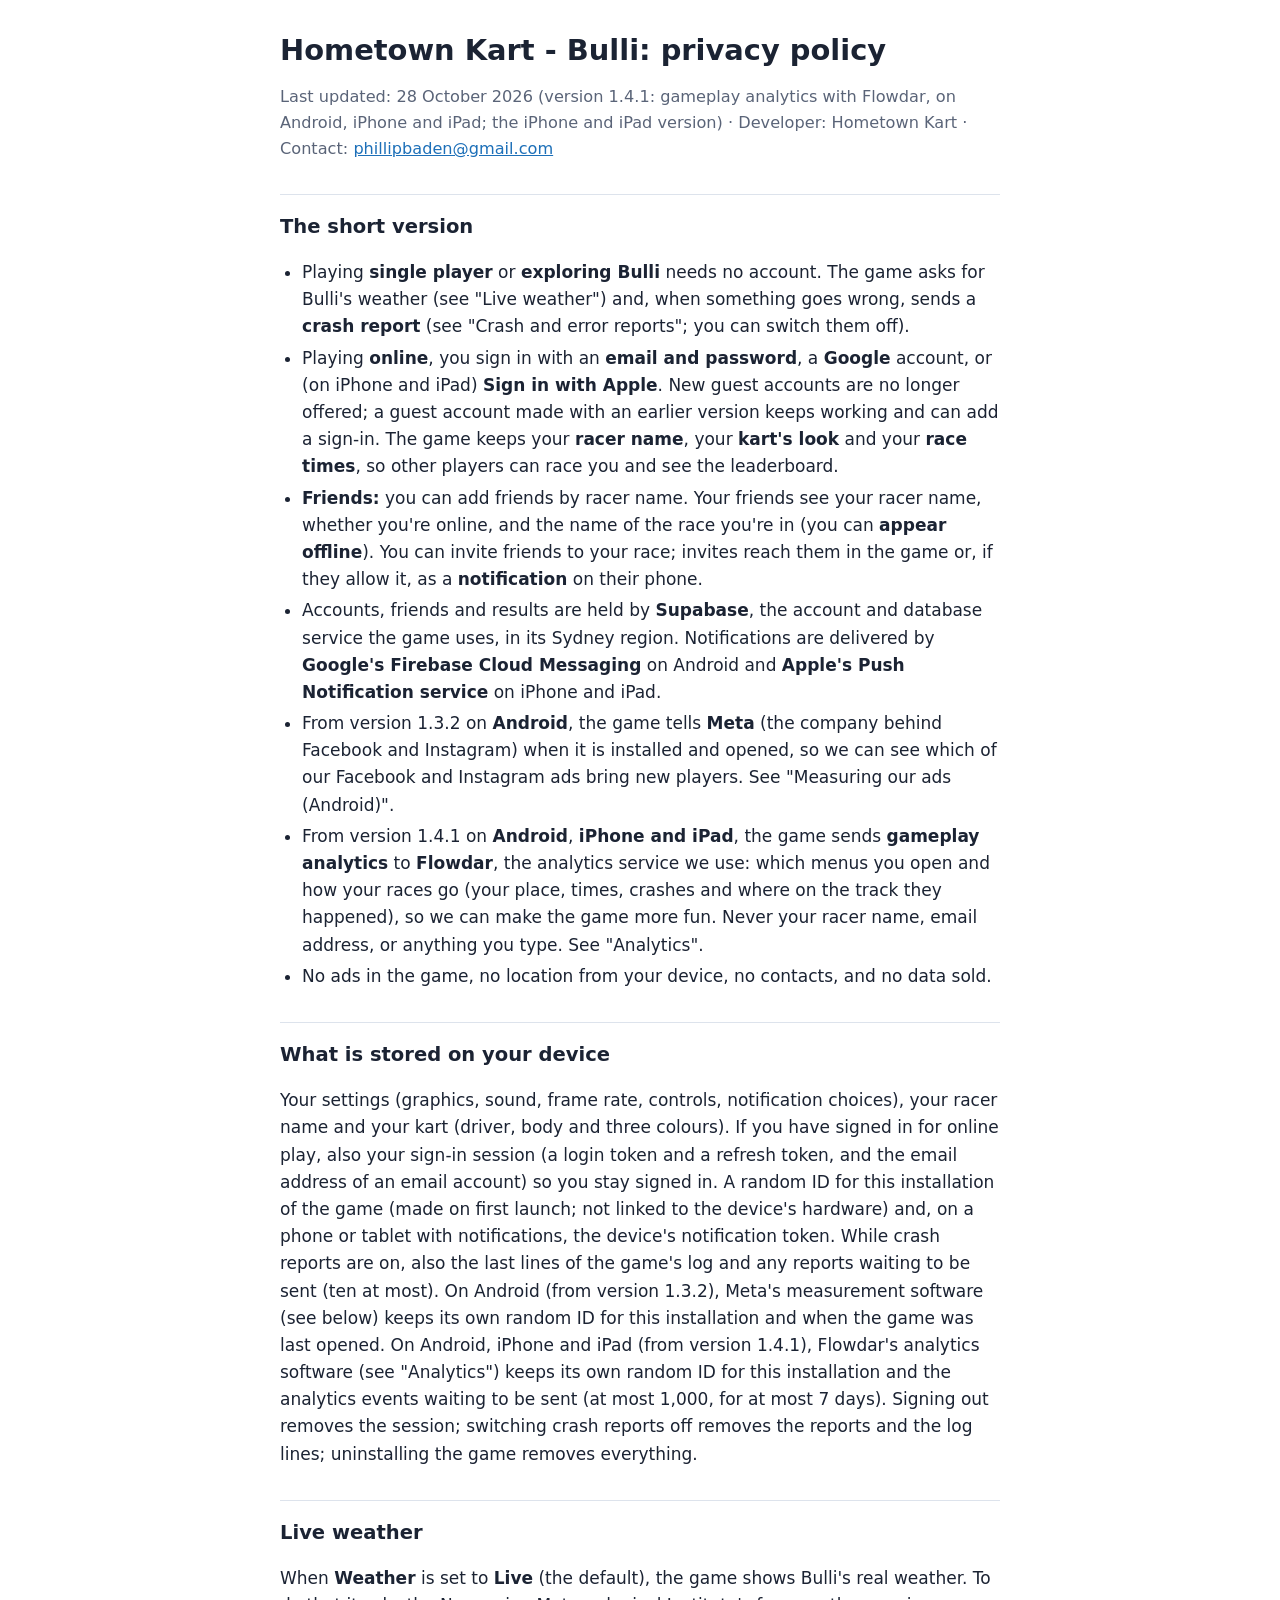
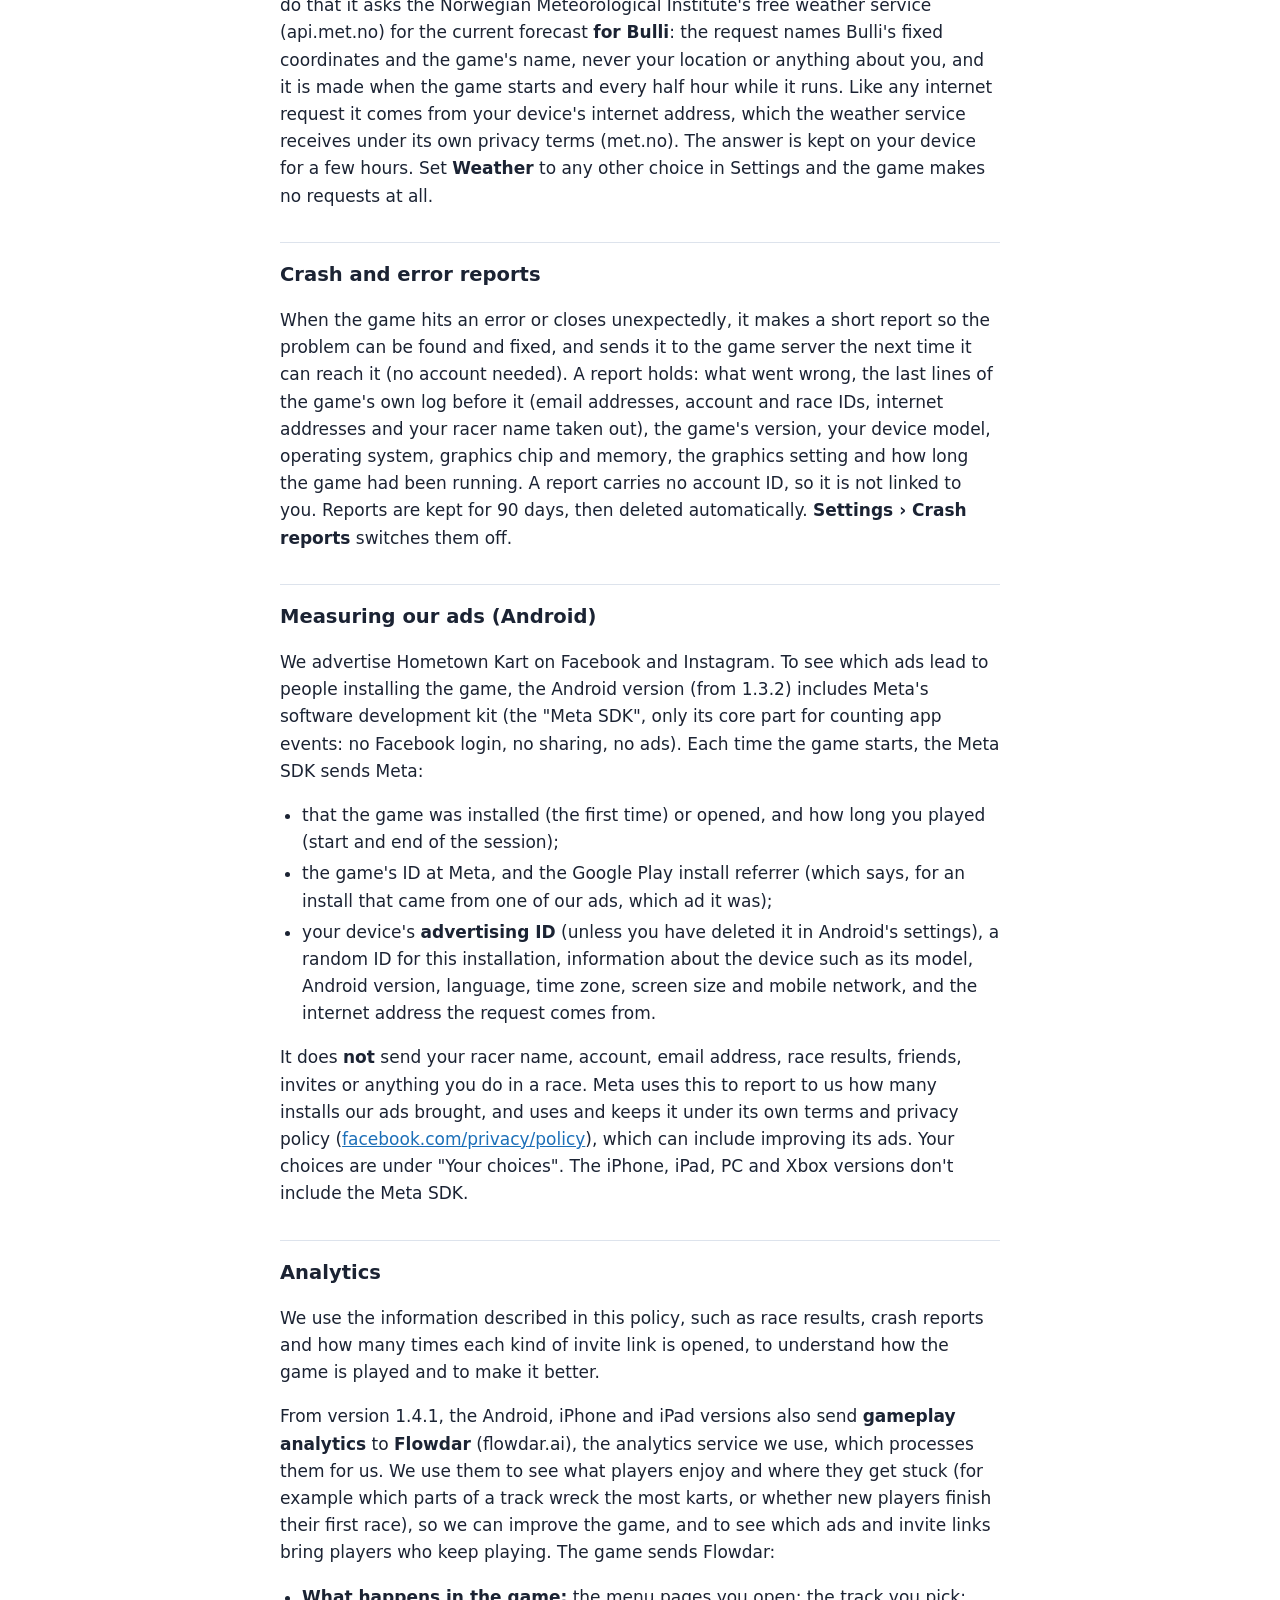
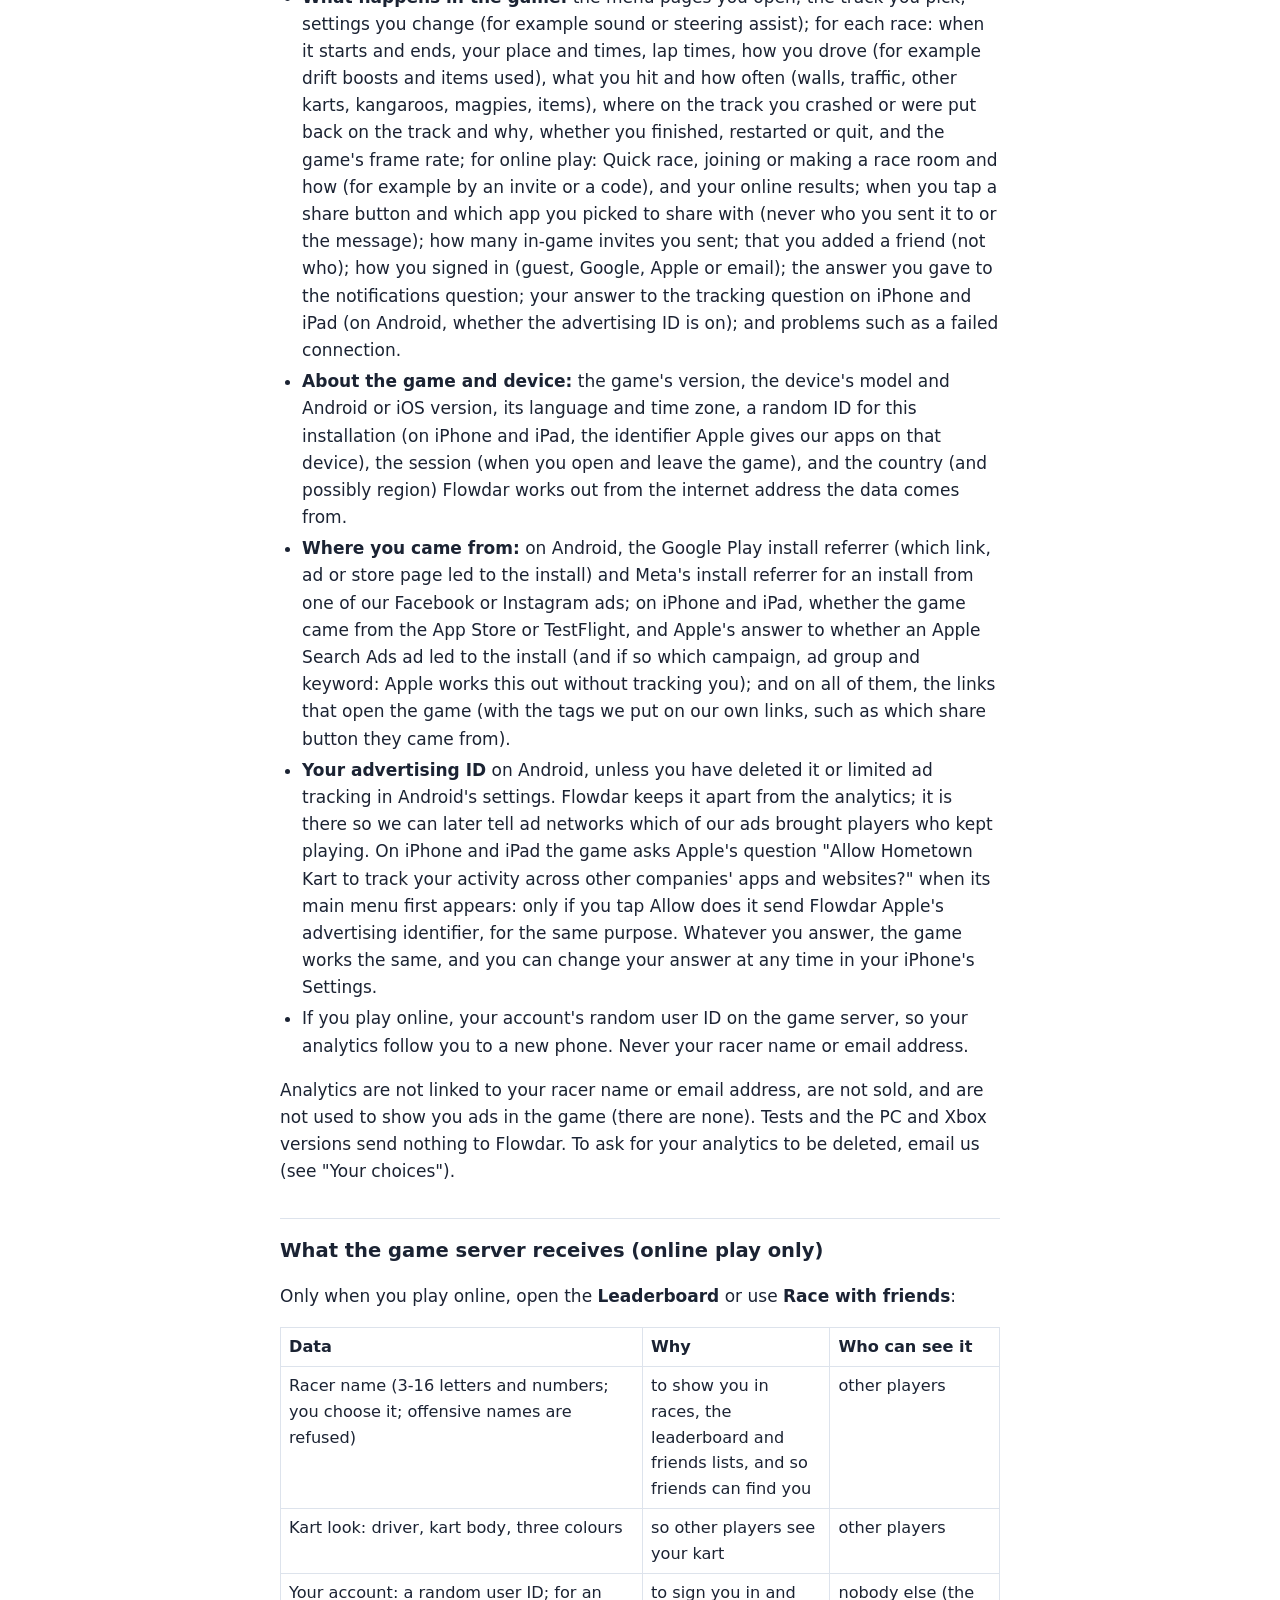
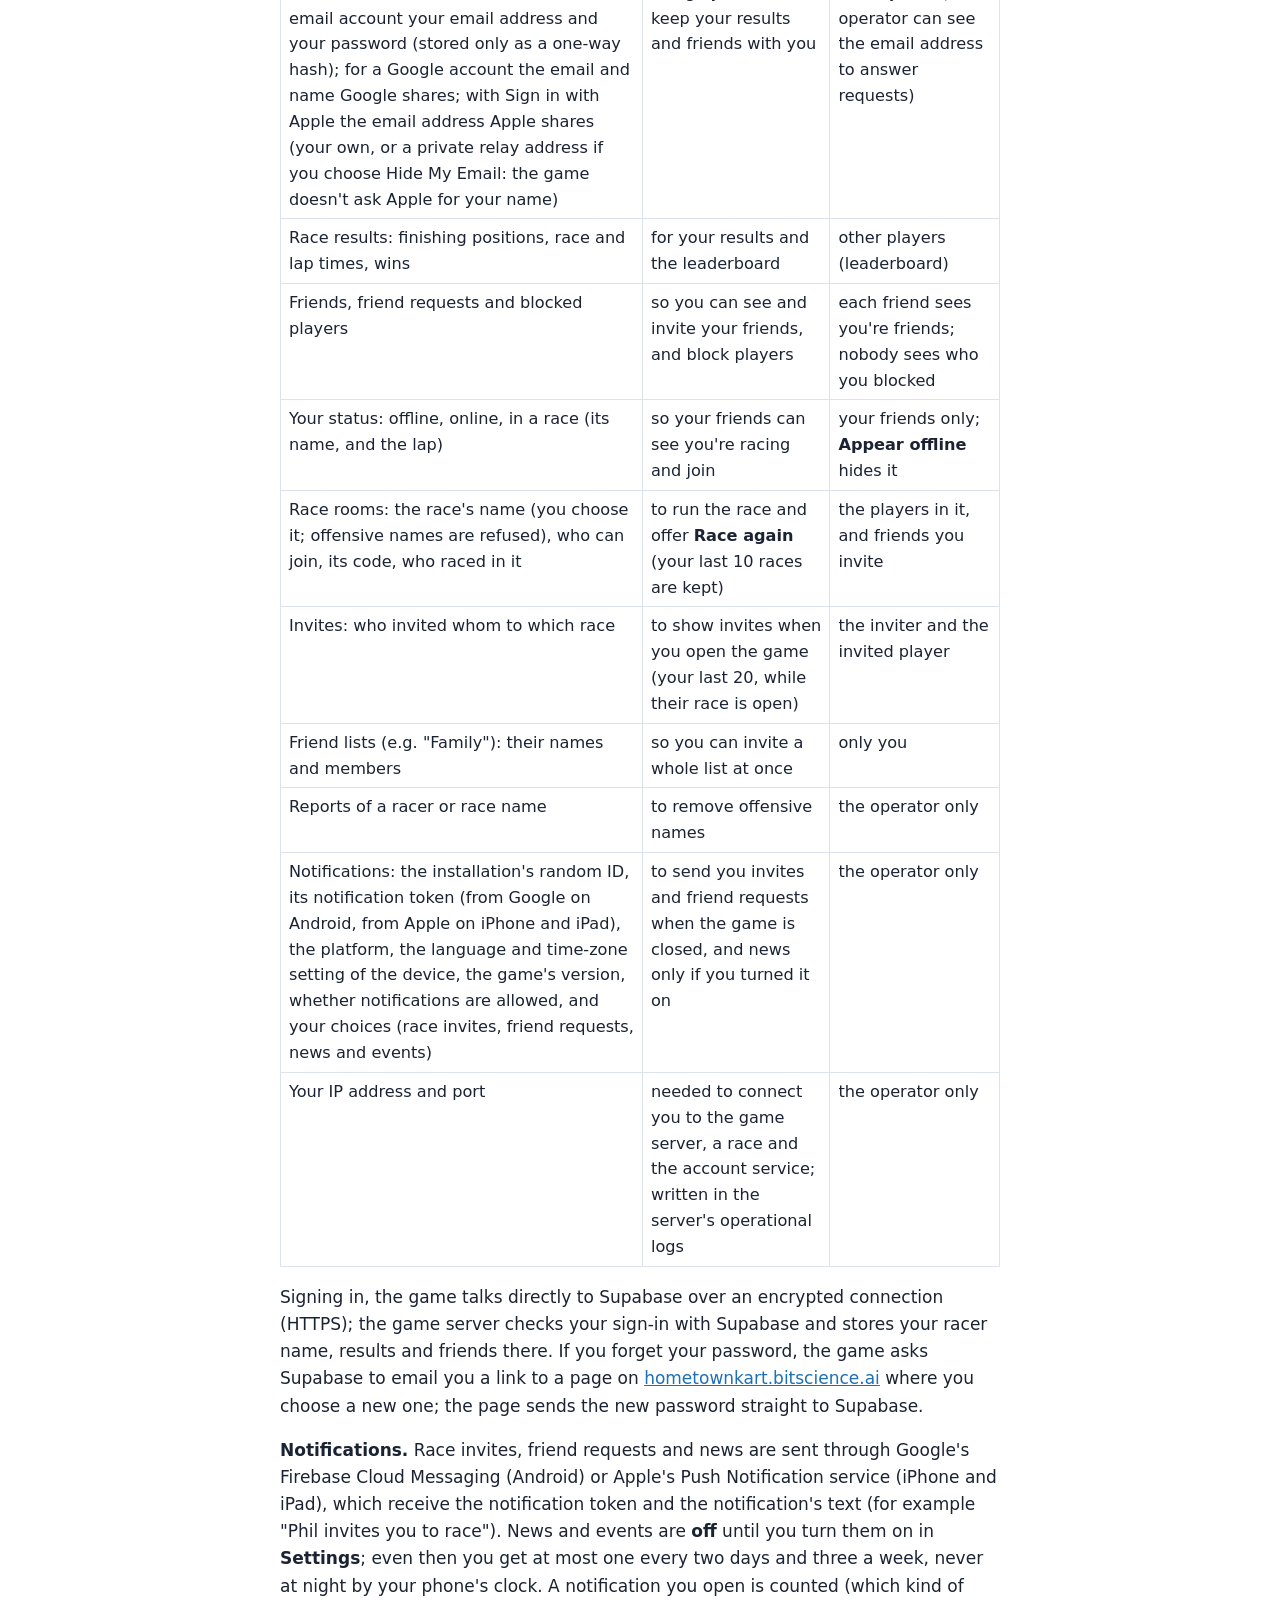
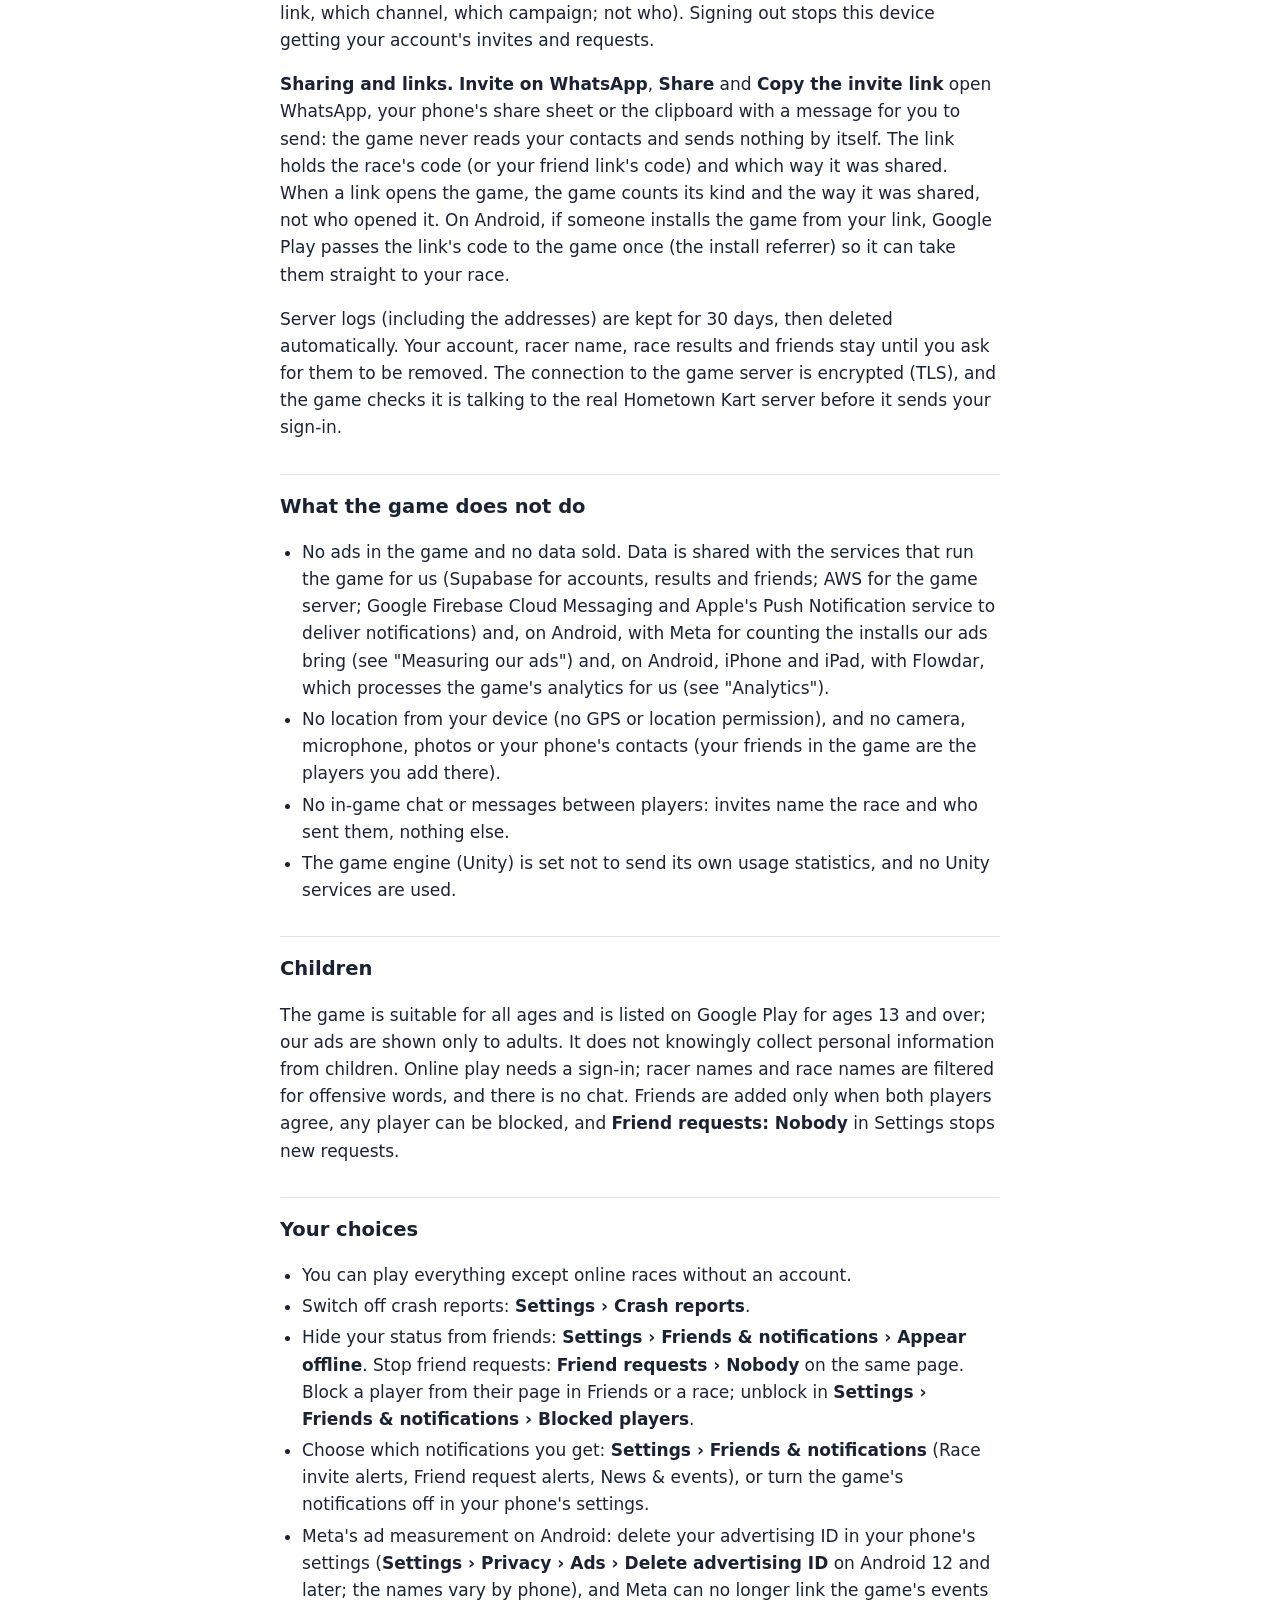
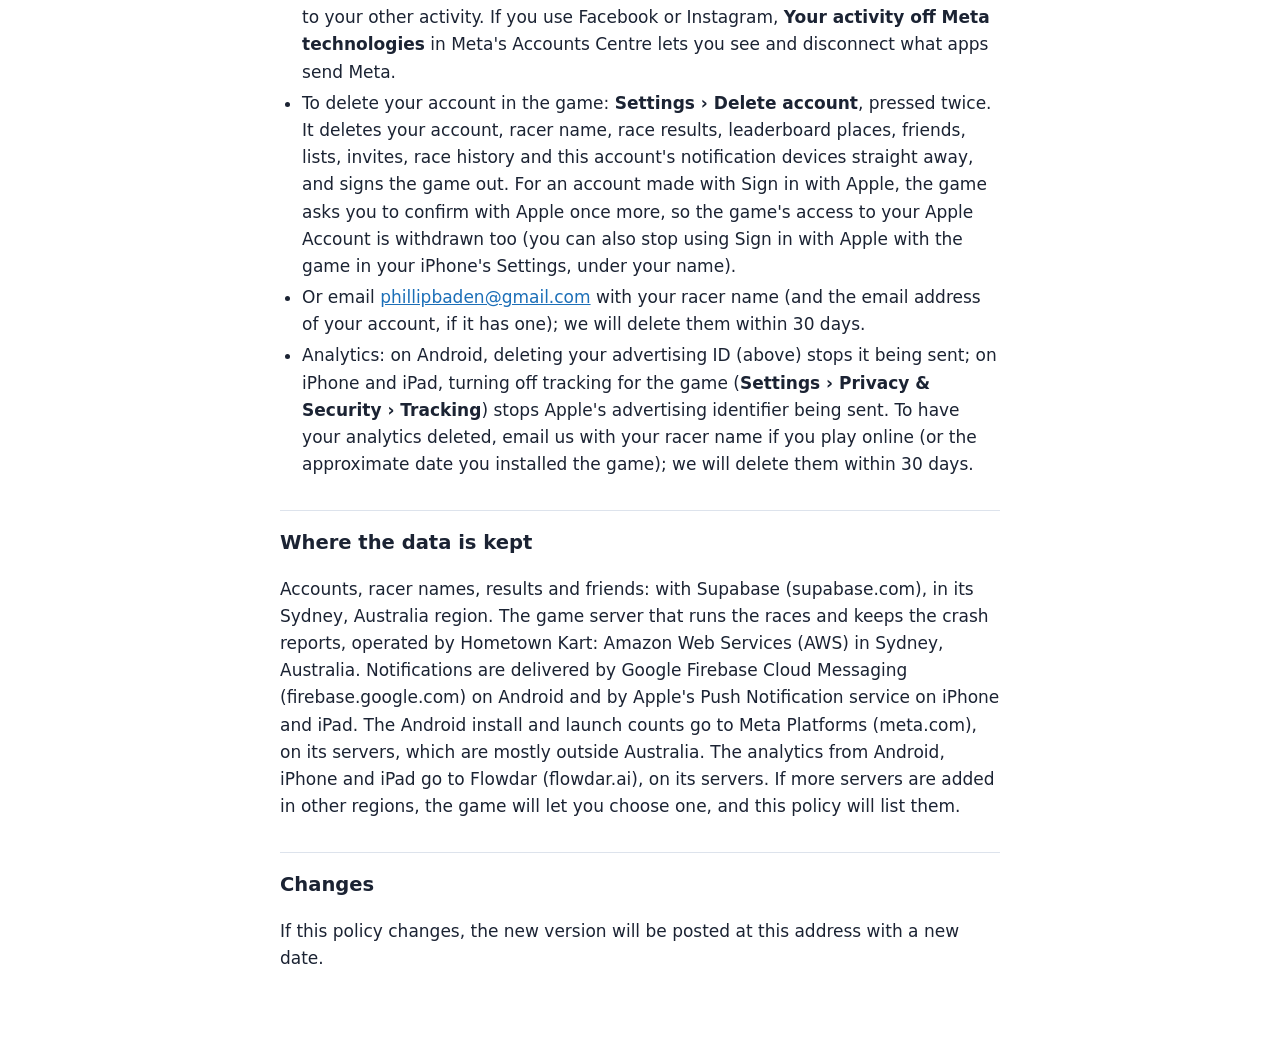
<file: hometown-kart/privacy.html>
<!doctype html>
<html lang="en">
<head>
<meta charset="utf-8">
<meta name="viewport" content="width=device-width, initial-scale=1">
<title>Hometown Kart - Bulli: privacy policy</title>
<style>
  :root { --bg: #ffffff; --text: #1b2333; --muted: #5a6478; --accent: #1c6fb8; --rule: #dde3ec; }
  @media (prefers-color-scheme: dark) { :root { --bg: #11161f; --text: #e6ebf3; --muted: #9aa6b8; --accent: #6db3f2; --rule: #2a3342; } }
  body { margin: 0; background: var(--bg); color: var(--text); font: 17px/1.6 system-ui, -apple-system, "Segoe UI", Roboto, sans-serif; }
  main { max-width: 720px; margin: 0 auto; padding: 32px 16px 64px; }
  h1 { font-size: 1.7em; line-height: 1.25; margin: 0 0 8px; }
  h2 { font-size: 1.15em; margin: 32px 0 8px; padding-top: 16px; border-top: 1px solid var(--rule); }
  .meta { color: var(--muted); font-size: 0.95em; margin-bottom: 24px; }
  a { color: var(--accent); }
  ul { padding-left: 1.3em; }
  li { margin: 4px 0; }
  .table { overflow-x: auto; }
  table { border-collapse: collapse; width: 100%; font-size: 0.95em; }
  th, td { border: 1px solid var(--rule); padding: 6px 8px; text-align: left; vertical-align: top; }
  code { font-size: 0.92em; }
</style>
</head>
<body>
<main>
  <h1>Hometown Kart - Bulli: privacy policy</h1>
  <p class="meta">Last updated: 28 October 2026 (version 1.4.1: gameplay analytics with Flowdar, on Android, iPhone and iPad; the iPhone and iPad version) · Developer: Hometown Kart ·
    Contact: <a href="mailto:phillipbaden@gmail.com">phillipbaden@gmail.com</a></p>

  <h2>The short version</h2>
  <ul>
    <li>Playing <strong>single player</strong> or <strong>exploring Bulli</strong> needs no account. The game asks for Bulli's weather (see "Live weather") and, when something goes wrong, sends a <strong>crash report</strong> (see "Crash and error reports"; you can switch them off).</li>
    <li>Playing <strong>online</strong>, you sign in with an <strong>email and password</strong>, a <strong>Google</strong> account, or (on iPhone and iPad) <strong>Sign in with Apple</strong>. New guest accounts are no longer offered; a guest account made with an earlier version keeps working and can add a sign-in. The game keeps your <strong>racer name</strong>, your <strong>kart's look</strong> and your <strong>race times</strong>, so other players can race you and see the leaderboard.</li>
    <li><strong>Friends:</strong> you can add friends by racer name. Your friends see your racer name, whether you're online, and the name of the race you're in (you can <strong>appear offline</strong>). You can invite friends to your race; invites reach them in the game or, if they allow it, as a <strong>notification</strong> on their phone.</li>
    <li>Accounts, friends and results are held by <strong>Supabase</strong>, the account and database service the game uses, in its Sydney region. Notifications are delivered by <strong>Google's Firebase Cloud Messaging</strong> on Android and <strong>Apple's Push Notification service</strong> on iPhone and iPad.</li>
    <li>From version 1.3.2 on <strong>Android</strong>, the game tells <strong>Meta</strong> (the company behind Facebook and Instagram) when it is installed and opened, so we can see which of our Facebook and Instagram ads bring new players. See "Measuring our ads (Android)".</li>
    <li>From version 1.4.1 on <strong>Android</strong>, <strong>iPhone and iPad</strong>, the game sends <strong>gameplay analytics</strong> to <strong>Flowdar</strong>, the analytics service we use: which menus you open and how your races go (your place, times, crashes and where on the track they happened), so we can make the game more fun. Never your racer name, email address, or anything you type. See "Analytics".</li>
    <li>No ads in the game, no location from your device, no contacts, and no data sold.</li>
  </ul>

  <h2>What is stored on your device</h2>
  <p>Your settings (graphics, sound, frame rate, controls, notification choices), your racer name and your kart (driver, body and three colours). If you have signed in for online play, also your sign-in session (a login token and a refresh token, and the email address of an email account) so you stay signed in. A random ID for this installation of the game (made on first launch; not linked to the device's hardware) and, on a phone or tablet with notifications, the device's notification token. While crash reports are on, also the last lines of the game's log and any reports waiting to be sent (ten at most). On Android (from version 1.3.2), Meta's measurement software (see below) keeps its own random ID for this installation and when the game was last opened. On Android, iPhone and iPad (from version 1.4.1), Flowdar's analytics software (see "Analytics") keeps its own random ID for this installation and the analytics events waiting to be sent (at most 1,000, for at most 7 days). Signing out removes the session; switching crash reports off removes the reports and the log lines; uninstalling the game removes everything.</p>

  <h2>Live weather</h2>
  <p>When <strong>Weather</strong> is set to <strong>Live</strong> (the default), the game shows Bulli's real weather. To do that it asks the Norwegian Meteorological Institute's free weather service (api.met.no) for the current forecast <strong>for Bulli</strong>: the request names Bulli's fixed coordinates and the game's name, never your location or anything about you, and it is made when the game starts and every half hour while it runs. Like any internet request it comes from your device's internet address, which the weather service receives under its own privacy terms (met.no). The answer is kept on your device for a few hours. Set <strong>Weather</strong> to any other choice in Settings and the game makes no requests at all.</p>

  <h2>Crash and error reports</h2>
  <p>When the game hits an error or closes unexpectedly, it makes a short report so the problem can be found and fixed, and sends it to the game server the next time it can reach it (no account needed). A report holds: what went wrong, the last lines of the game's own log before it (email addresses, account and race IDs, internet addresses and your racer name taken out), the game's version, your device model, operating system, graphics chip and memory, the graphics setting and how long the game had been running. A report carries no account ID, so it is not linked to you. Reports are kept for 90 days, then deleted automatically. <strong>Settings › Crash reports</strong> switches them off.</p>

  <h2>Measuring our ads (Android)</h2>
  <p>We advertise Hometown Kart on Facebook and Instagram. To see which ads lead to people installing the game, the Android version (from 1.3.2) includes Meta's software development kit (the "Meta SDK", only its core part for counting app events: no Facebook login, no sharing, no ads). Each time the game starts, the Meta SDK sends Meta:</p>
  <ul>
    <li>that the game was installed (the first time) or opened, and how long you played (start and end of the session);</li>
    <li>the game's ID at Meta, and the Google Play install referrer (which says, for an install that came from one of our ads, which ad it was);</li>
    <li>your device's <strong>advertising ID</strong> (unless you have deleted it in Android's settings), a random ID for this installation, information about the device such as its model, Android version, language, time zone, screen size and mobile network, and the internet address the request comes from.</li>
  </ul>
  <p>It does <strong>not</strong> send your racer name, account, email address, race results, friends, invites or anything you do in a race. Meta uses this to report to us how many installs our ads brought, and uses and keeps it under its own terms and privacy policy (<a href="https://www.facebook.com/privacy/policy/">facebook.com/privacy/policy</a>), which can include improving its ads. Your choices are under "Your choices". The iPhone, iPad, PC and Xbox versions don't include the Meta SDK.</p>

  <h2>Analytics</h2>
  <p>We use the information described in this policy, such as race results, crash reports and how many times each kind of invite link is opened, to understand how the game is played and to make it better.</p>
  <p>From version 1.4.1, the Android, iPhone and iPad versions also send <strong>gameplay analytics</strong> to <strong>Flowdar</strong> (flowdar.ai), the analytics service we use, which processes them for us. We use them to see what players enjoy and where they get stuck (for example which parts of a track wreck the most karts, or whether new players finish their first race), so we can improve the game, and to see which ads and invite links bring players who keep playing. The game sends Flowdar:</p>
  <ul>
    <li><strong>What happens in the game:</strong> the menu pages you open; the track you pick; settings you change (for example sound or steering assist); for each race: when it starts and ends, your place and times, lap times, how you drove (for example drift boosts and items used), what you hit and how often (walls, traffic, other karts, kangaroos, magpies, items), where on the track you crashed or were put back on the track and why, whether you finished, restarted or quit, and the game's frame rate; for online play: Quick race, joining or making a race room and how (for example by an invite or a code), and your online results; when you tap a share button and which app you picked to share with (never who you sent it to or the message); how many in-game invites you sent; that you added a friend (not who); how you signed in (guest, Google, Apple or email); the answer you gave to the notifications question; your answer to the tracking question on iPhone and iPad (on Android, whether the advertising ID is on); and problems such as a failed connection.</li>
    <li><strong>About the game and device:</strong> the game's version, the device's model and Android or iOS version, its language and time zone, a random ID for this installation (on iPhone and iPad, the identifier Apple gives our apps on that device), the session (when you open and leave the game), and the country (and possibly region) Flowdar works out from the internet address the data comes from.</li>
    <li><strong>Where you came from:</strong> on Android, the Google Play install referrer (which link, ad or store page led to the install) and Meta's install referrer for an install from one of our Facebook or Instagram ads; on iPhone and iPad, whether the game came from the App Store or TestFlight, and Apple's answer to whether an Apple Search Ads ad led to the install (and if so which campaign, ad group and keyword: Apple works this out without tracking you); and on all of them, the links that open the game (with the tags we put on our own links, such as which share button they came from).</li>
    <li><strong>Your advertising ID</strong> on Android, unless you have deleted it or limited ad tracking in Android's settings. Flowdar keeps it apart from the analytics; it is there so we can later tell ad networks which of our ads brought players who kept playing. On iPhone and iPad the game asks Apple's question "Allow Hometown Kart to track your activity across other companies' apps and websites?" when its main menu first appears: only if you tap Allow does it send Flowdar Apple's advertising identifier, for the same purpose. Whatever you answer, the game works the same, and you can change your answer at any time in your iPhone's Settings.</li>
    <li>If you play online, your account's random user ID on the game server, so your analytics follow you to a new phone. Never your racer name or email address.</li>
  </ul>
  <p>Analytics are not linked to your racer name or email address, are not sold, and are not used to show you ads in the game (there are none). Tests and the PC and Xbox versions send nothing to Flowdar. To ask for your analytics to be deleted, email us (see "Your choices").</p>

  <h2>What the game server receives (online play only)</h2>
  <p>Only when you play online, open the <strong>Leaderboard</strong> or use <strong>Race with friends</strong>:</p>
  <div class="table"><table>
    <tr><th>Data</th><th>Why</th><th>Who can see it</th></tr>
    <tr><td>Racer name (3-16 letters and numbers; you choose it; offensive names are refused)</td><td>to show you in races, the leaderboard and friends lists, and so friends can find you</td><td>other players</td></tr>
    <tr><td>Kart look: driver, kart body, three colours</td><td>so other players see your kart</td><td>other players</td></tr>
    <tr><td>Your account: a random user ID; for an email account your email address and your password (stored only as a one-way hash); for a Google account the email and name Google shares; with Sign in with Apple the email address Apple shares (your own, or a private relay address if you choose Hide My Email: the game doesn't ask Apple for your name)</td><td>to sign you in and keep your results and friends with you</td><td>nobody else (the operator can see the email address to answer requests)</td></tr>
    <tr><td>Race results: finishing positions, race and lap times, wins</td><td>for your results and the leaderboard</td><td>other players (leaderboard)</td></tr>
    <tr><td>Friends, friend requests and blocked players</td><td>so you can see and invite your friends, and block players</td><td>each friend sees you're friends; nobody sees who you blocked</td></tr>
    <tr><td>Your status: offline, online, in a race (its name, and the lap)</td><td>so your friends can see you're racing and join</td><td>your friends only; <strong>Appear offline</strong> hides it</td></tr>
    <tr><td>Race rooms: the race's name (you choose it; offensive names are refused), who can join, its code, who raced in it</td><td>to run the race and offer <strong>Race again</strong> (your last 10 races are kept)</td><td>the players in it, and friends you invite</td></tr>
    <tr><td>Invites: who invited whom to which race</td><td>to show invites when you open the game (your last 20, while their race is open)</td><td>the inviter and the invited player</td></tr>
    <tr><td>Friend lists (e.g. "Family"): their names and members</td><td>so you can invite a whole list at once</td><td>only you</td></tr>
    <tr><td>Reports of a racer or race name</td><td>to remove offensive names</td><td>the operator only</td></tr>
    <tr><td>Notifications: the installation's random ID, its notification token (from Google on Android, from Apple on iPhone and iPad), the platform, the language and time-zone setting of the device, the game's version, whether notifications are allowed, and your choices (race invites, friend requests, news and events)</td><td>to send you invites and friend requests when the game is closed, and news only if you turned it on</td><td>the operator only</td></tr>
    <tr><td>Your IP address and port</td><td>needed to connect you to the game server, a race and the account service; written in the server's operational logs</td><td>the operator only</td></tr>
  </table></div>
  <p>Signing in, the game talks directly to Supabase over an encrypted connection (HTTPS); the game server checks your sign-in with Supabase and stores your racer name, results and friends there. If you forget your password, the game asks Supabase to email you a link to a page on <a href="https://hometownkart.bitscience.ai/">hometownkart.bitscience.ai</a> where you choose a new one; the page sends the new password straight to Supabase.</p>
  <p><strong>Notifications.</strong> Race invites, friend requests and news are sent through Google's Firebase Cloud Messaging (Android) or Apple's Push Notification service (iPhone and iPad), which receive the notification token and the notification's text (for example "Phil invites you to race"). News and events are <strong>off</strong> until you turn them on in <strong>Settings</strong>; even then you get at most one every two days and three a week, never at night by your phone's clock. A notification you open is counted (which kind of link, which channel, which campaign; not who). Signing out stops this device getting your account's invites and requests.</p>
  <p><strong>Sharing and links.</strong> <strong>Invite on WhatsApp</strong>, <strong>Share</strong> and <strong>Copy the invite link</strong> open WhatsApp, your phone's share sheet or the clipboard with a message for you to send: the game never reads your contacts and sends nothing by itself. The link holds the race's code (or your friend link's code) and which way it was shared. When a link opens the game, the game counts its kind and the way it was shared, not who opened it. On Android, if someone installs the game from your link, Google Play passes the link's code to the game once (the install referrer) so it can take them straight to your race.</p>
  <p>Server logs (including the addresses) are kept for 30 days, then deleted automatically. Your account, racer name, race results and friends stay until you ask for them to be removed. The connection to the game server is encrypted (TLS), and the game checks it is talking to the real Hometown Kart server before it sends your sign-in.</p>

  <h2>What the game does not do</h2>
  <ul>
    <li>No ads in the game and no data sold. Data is shared with the services that run the game for us (Supabase for accounts, results and friends; AWS for the game server; Google Firebase Cloud Messaging and Apple's Push Notification service to deliver notifications) and, on Android, with Meta for counting the installs our ads bring (see "Measuring our ads") and, on Android, iPhone and iPad, with Flowdar, which processes the game's analytics for us (see "Analytics").</li>
    <li>No location from your device (no GPS or location permission), and no camera, microphone, photos or your phone's contacts (your friends in the game are the players you add there).</li>
    <li>No in-game chat or messages between players: invites name the race and who sent them, nothing else.</li>
    <li>The game engine (Unity) is set not to send its own usage statistics, and no Unity services are used.</li>
  </ul>

  <h2>Children</h2>
  <p>The game is suitable for all ages and is listed on Google Play for ages 13 and over; our ads are shown only to adults. It does not knowingly collect personal information from children. Online play needs a sign-in; racer names and race names are filtered for offensive words, and there is no chat. Friends are added only when both players agree, any player can be blocked, and <strong>Friend requests: Nobody</strong> in Settings stops new requests.</p>

  <h2>Your choices</h2>
  <ul>
    <li>You can play everything except online races without an account.</li>
    <li>Switch off crash reports: <strong>Settings › Crash reports</strong>.</li>
    <li>Hide your status from friends: <strong>Settings › Friends &amp; notifications › Appear offline</strong>. Stop friend requests: <strong>Friend requests › Nobody</strong> on the same page. Block a player from their page in Friends or a race; unblock in <strong>Settings › Friends &amp; notifications › Blocked players</strong>.</li>
    <li>Choose which notifications you get: <strong>Settings › Friends &amp; notifications</strong> (Race invite alerts, Friend request alerts, News &amp; events), or turn the game's notifications off in your phone's settings.</li>
    <li>Meta's ad measurement on Android: delete your advertising ID in your phone's settings (<strong>Settings › Privacy › Ads › Delete advertising ID</strong> on Android 12 and later; the names vary by phone), and Meta can no longer link the game's events to your other activity. If you use Facebook or Instagram, <strong>Your activity off Meta technologies</strong> in Meta's Accounts Centre lets you see and disconnect what apps send Meta.</li>
    <li>To delete your account in the game: <strong>Settings › Delete account</strong>, pressed twice. It deletes your account, racer name, race results, leaderboard places, friends, lists, invites, race history and this account's notification devices straight away, and signs the game out. For an account made with Sign in with Apple, the game asks you to confirm with Apple once more, so the game's access to your Apple Account is withdrawn too (you can also stop using Sign in with Apple with the game in your iPhone's Settings, under your name).</li>
    <li>Or email <a href="mailto:phillipbaden@gmail.com">phillipbaden@gmail.com</a> with your racer name (and the email address of your account, if it has one); we will delete them within 30 days.</li>
    <li>Analytics: on Android, deleting your advertising ID (above) stops it being sent; on iPhone and iPad, turning off tracking for the game (<strong>Settings › Privacy &amp; Security › Tracking</strong>) stops Apple's advertising identifier being sent. To have your analytics deleted, email us with your racer name if you play online (or the approximate date you installed the game); we will delete them within 30 days.</li>
  </ul>

  <h2>Where the data is kept</h2>
  <p>Accounts, racer names, results and friends: with Supabase (supabase.com), in its Sydney, Australia region. The game server that runs the races and keeps the crash reports, operated by Hometown Kart: Amazon Web Services (AWS) in Sydney, Australia. Notifications are delivered by Google Firebase Cloud Messaging (firebase.google.com) on Android and by Apple's Push Notification service on iPhone and iPad. The Android install and launch counts go to Meta Platforms (meta.com), on its servers, which are mostly outside Australia. The analytics from Android, iPhone and iPad go to Flowdar (flowdar.ai), on its servers. If more servers are added in other regions, the game will let you choose one, and this policy will list them.</p>

  <h2>Changes</h2>
  <p>If this policy changes, the new version will be posted at this address with a new date.</p>
</main>
</body>
</html>
</file>
<file: style.css>
:root {
  --bg: #ffffff;
  --ink: #111318;
  --muted: #5d6370;
  --line: #e3e6eb;
  --accent: #4f7a00;
  --accent-soft: #eef7d9;
  color-scheme: light dark;
}
@media (prefers-color-scheme: dark) {
  :root {
    --bg: #0a0b0e;
    --ink: #f4f5f7;
    --muted: #9aa0ab;
    --line: #23262e;
    --accent: #d6ff3b;
    --accent-soft: #1b2408;
  }
}
* { box-sizing: border-box; }
html { -webkit-text-size-adjust: 100%; }
body {
  margin: 0;
  background: var(--bg);
  color: var(--ink);
  font: 17px/1.6 -apple-system, BlinkMacSystemFont, "Segoe UI", Roboto, Helvetica, Arial, sans-serif;
}
header, main, footer { max-width: 720px; margin: 0 auto; padding: 0 16px; }
header { padding-top: 28px; padding-bottom: 12px; border-bottom: 1px solid var(--line); }
.brand { font-weight: 700; letter-spacing: 0.08em; text-transform: uppercase; font-size: 13px; color: var(--muted); }
.brand a { color: inherit; text-decoration: none; }
nav { margin-top: 10px; display: flex; flex-wrap: wrap; gap: 6px 18px; font-size: 15px; }
nav a { color: var(--accent); text-decoration: none; }
nav a[aria-current="page"] { text-decoration: underline; text-underline-offset: 4px; }
main { padding-top: 24px; padding-bottom: 48px; }
h1 { font-size: 32px; line-height: 1.15; margin: 0 0 6px; letter-spacing: -0.01em; }
h2 { font-size: 20px; margin: 32px 0 8px; }
h3 { font-size: 17px; margin: 20px 0 4px; }
p, li { max-width: 68ch; }
.meta { color: var(--muted); font-size: 15px; margin-bottom: 20px; }
.note { background: var(--accent-soft); border-left: 4px solid var(--accent); padding: 12px 14px; border-radius: 6px; }
table { border-collapse: collapse; width: 100%; font-size: 15px; }
th, td { text-align: left; vertical-align: top; padding: 8px 10px 8px 0; border-bottom: 1px solid var(--line); }
th { color: var(--muted); font-weight: 600; }
code { font-family: ui-monospace, SFMono-Regular, Menlo, Consolas, monospace; font-size: 0.92em; }
footer { padding: 18px 16px 40px; border-top: 1px solid var(--line); color: var(--muted); font-size: 14px; }
a { color: var(--accent); }
ul.cards { list-style: none; padding: 0; margin: 20px 0; display: grid; gap: 12px; }
ul.cards li { border: 1px solid var(--line); border-radius: 10px; padding: 14px 16px; }
ul.cards a { font-weight: 600; text-decoration: none; }
ul.cards p { margin: 4px 0 0; color: var(--muted); font-size: 15px; }
</file>
